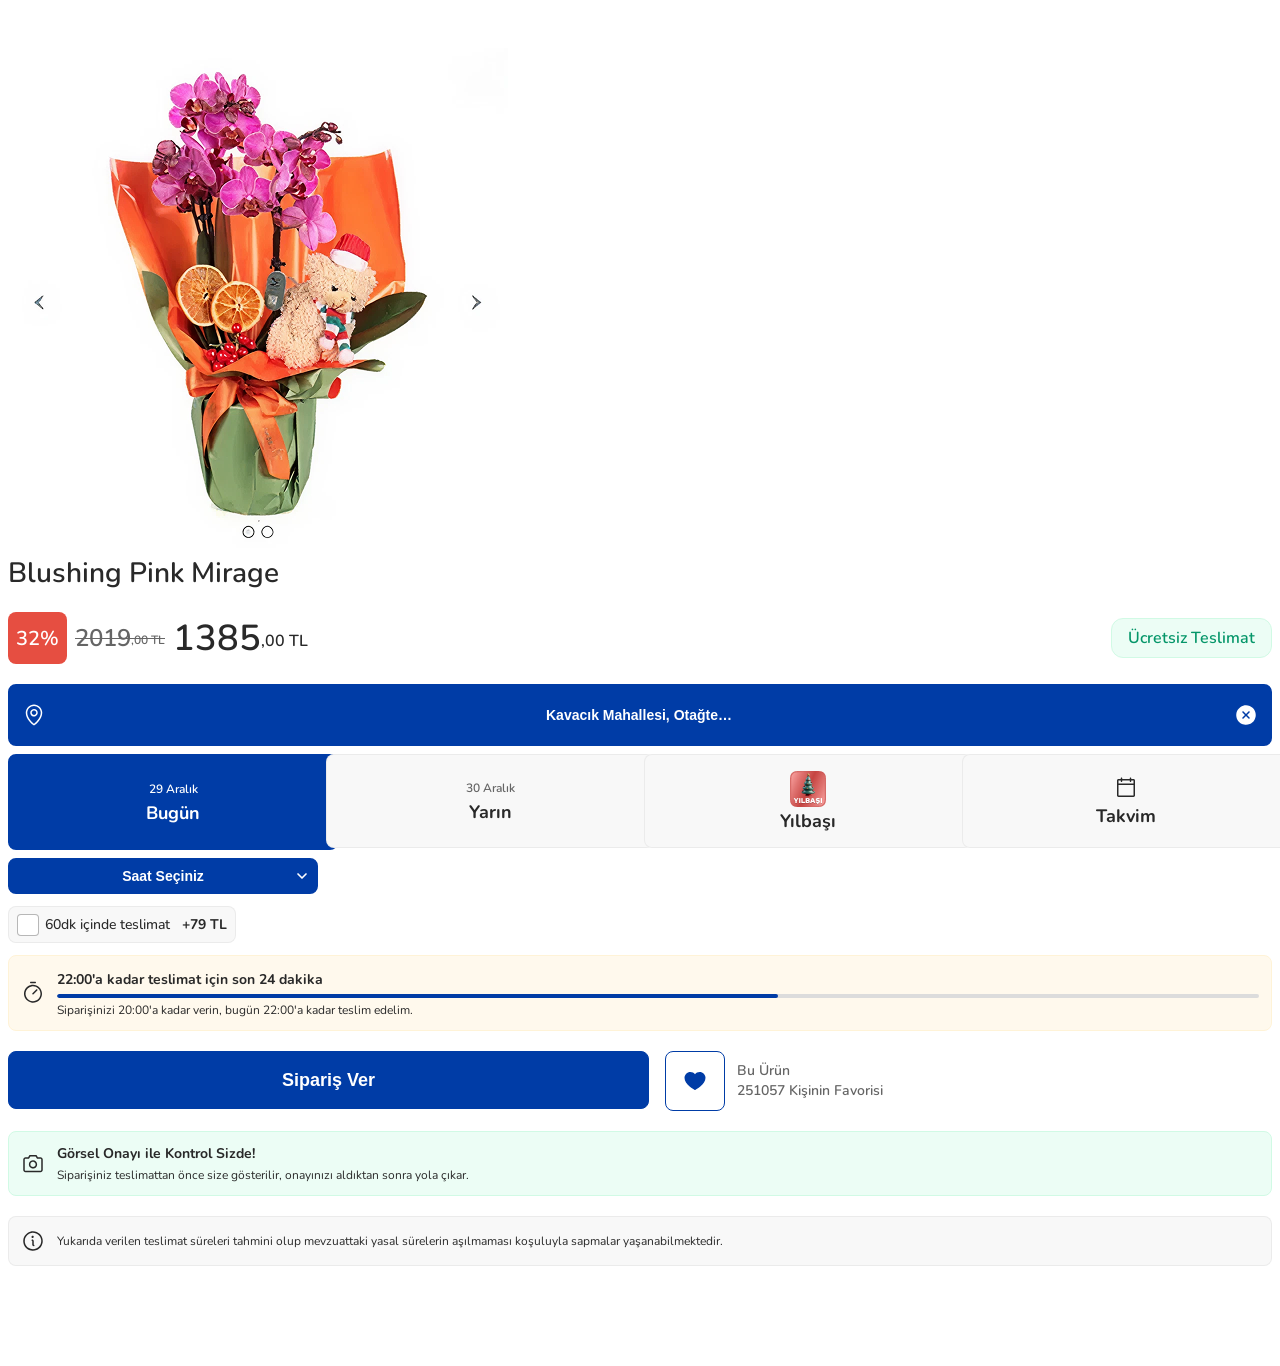
<file: adres-secildi.html>
<!DOCTYPE html>
<html lang="tr">
  <head>
    <meta charset="UTF-8" />
    <meta name="viewport" content="width=device-width, initial-scale=1.0" />
    <meta http-equiv="X-UA-Compatible" content="IE=edge" />
    <title>Adres Seçildi</title>
    <!-- Taze Cicek CSS -->
    <link
      rel="stylesheet"
      href="https://www.tazecicek.com/assets/bundle.css?v=1750"
    />
    <link
      rel="stylesheet"
      href="https://www.tazecicek.com/assets/newmenu/css/style.css?v=1750"
    />
    <!-- Custom CSS -->
    <link rel="stylesheet" href="style.css" />
  </head>

  <body style="margin-top: 48px; margin-bottom: 100px">
    <div class="urunmain">
      <div class="container">
        <div class="tc-product-page">
          <div class="row">
            <div class="col-md-6 col-sm-6">
              <img src="tc-images-product-page/product-img.png" />
              <div class="tc-product-favorite-button-wrapper mobile">
                <div class="tc-product-favorite-button">
                  <img
                    src="tc-images-product-page/tc-favorite-icon-active.svg"
                  />
                </div>
              </div>
            </div>
            <!-- Right Block -->
            <div class="col-md-6 col-sm-6" id="sagblokana">
              <div class="tc-product-details">
                <div class="tc-product-title">
                  <h1>Blushing Pink Mirage</h1>
                </div>
                <!-- Price -->
                <div class="tc-product-price-section">
                  <div class="tc-price">
                    <div class="tc-discount-percentage">32%</div>
                    <div class="tc-product-price-old">
                      2019<span>,00 TL</span>
                    </div>
                    <div class="tc-product-price-new">
                      1385<span>,00 TL</span>
                    </div>
                  </div>
                  <div class="tc-delivery-label">Ücretsiz Teslimat</div>
                </div>
                <div class="tc-product-destination-wrapper">
                  <div class="tc-product-destination-section">
                    <!-- Destination Input Selected -->
                    <div class="tc-product-destination">
                      <img
                        width="24"
                        height="24"
                        src="tc-images-product-page/destination.svg"
                      />
                      <input
                        name="destination"
                        type="text"
                        value="Kavacık Mahallesi, Otağtepe Caddesi, No:34/1B, Beykoz/İstanbul"
                        class="form-control tc-destination-on"
                        placeholder="Mahalleyi, okul, hastane vb. yazın"
                        autocomplete="off"
                      />
                      <input
                        type="image"
                        name="tc-destination-close"
                        class="tc-destination-close"
                        src="tc-images-product-page/tc-close.svg"
                      />
                    </div>

                    <!-- Date Selection -->
                    <div class="tc-dates">
                      <div class="tc-date-wrapper">
                        <div
                          class="tc-date selected"
                          data-bugun="Bugün"
                          data-tarih="19.12.2025"
                          data-haftagun="Friday"
                        >
                          <div class="tc-date-date">29 Aralık</div>
                          <div class="tc-date-day">Bugün</div>
                        </div>

                        <!-- Time Selection Desktop -->
                        <div class="tc-time">
                          <div class="tc-time-dropdown">
                            <select class="tc-time-select" id="tc-time-select">
                              <option value="10:00-13:00" selected>
                                Saat Seçiniz
                              </option>
                              <option value="10:00-13:00">10:00-13:00</option>
                              <option value="13:00-16:00">13:00-16:00</option>
                              <option value="16:00-19:00">16:00-19:00</option>
                              <option value="19:00-22:00">19:00-22:00</option>
                              <option value="09:00-12:00">09:00-12:00</option>
                              <option value="12:00-15:00">12:00-15:00</option>
                              <option value="15:00-18:00">15:00-18:00</option>
                              <option value="18:00-21:00">18:00-21:00</option>
                            </select>
                          </div>
                        </div>
                      </div>
                      <div class="tc-date-wrapper">
                        <div
                          class="tc-date"
                          data-tarih="19.12.2025"
                          data-haftagun="Friday"
                        >
                          <div class="tc-date-date">30 Aralık</div>
                          <div class="tc-date-day">Yarın</div>
                        </div>
                      </div>
                      <div class="tc-date-wrapper">
                        <div
                          class="tc-date custom-date-icon"
                          data-tarih="19.12.2025"
                          data-haftagun="Friday"
                        >
                          <img
                            width="36"
                            height="36"
                            src="tc-images-product-page/tc-yilbasi-icon.png"
                          />
                          <div class="tc-date-day">Yılbaşı</div>
                        </div>
                      </div>
                      <div class="tc-date-wrapper">
                        <div
                          class="tc-date"
                          data-tarih="19.12.2025"
                          data-haftagun="Friday"
                        >
                          <img
                            src="tc-images-product-page/tc-destination-icon.svg"
                          />
                          <div class="tc-date-day">Takvim</div>
                        </div>
                      </div>
                    </div>

                    <!-- Time Selection Mobile -->
                    <div class="tc-time-mobile">
                      <div class="tc-time-mobile-item selected">
                        10:00-13:00
                      </div>
                      <div class="tc-time-mobile-item">13:00-16:00</div>
                      <div class="tc-time-mobile-item">16:00-19:00</div>
                      <div class="tc-time-mobile-item">19:00-22:00</div>
                      <div class="tc-time-mobile-item">09:00-12:00</div>
                      <div class="tc-time-mobile-item">12:00-15:00</div>
                      <div class="tc-time-mobile-item">15:00-18:00</div>
                      <div class="tc-time-mobile-item">18:00-21:00</div>
                    </div>
                  </div>

                  <!-- Fast Delivery Option -->
                  <div class="tc-checkbox tc-fast-delivery-wrapper">
                    <input
                      type="checkbox"
                      id="tc-fast-delivery"
                      name="fast-delivery"
                    />
                    <label for="tc-fast-delivery"
                      >60dk içinde teslimat<span>+79 TL</span></label
                    >
                  </div>

                  <!-- Delivery Time Banner -->
                  <div
                    class="tc-delivery-time-banner"
                    data-remaining-minutes="24"
                  >
                    <img
                      src="tc-images-product-page/tc-clock.svg"
                      class="tc-clock-icon"
                    />
                    <div class="tc-delivery-time-content">
                      <div class="tc-delivery-time-header">
                        <span class="tc-delivery-time-text"
                          >22:00'a kadar teslimat için son 24 dakika</span
                        >
                      </div>
                      <div class="tc-delivery-progress-wrapper">
                        <div class="tc-delivery-progress-bar">
                          <div class="tc-delivery-progress-fill"></div>
                        </div>
                      </div>
                      <div class="tc-delivery-time-subtext">
                        Siparişinizi 20:00'a kadar verin, bugün 22:00'a kadar
                        teslim edelim.
                      </div>
                    </div>
                  </div>
                </div>

                <!-- Call to Actions -->
                <div class="tc-product-action-wrapper">
                  <!-- Buttons Desktop-->
                  <div class="tc-product-button-wrapper">
                    <button class="tc-product-button" type="button">
                      Sipariş Ver
                    </button>
                    <div class="tc-product-favorite-button-wrapper">
                      <div class="tc-product-favorite-button">
                        <img
                          src="tc-images-product-page/tc-favorite-icon-active.svg"
                        />
                        <!-- <img
                          src="tc-images-product-page/tc-favorite-icon.svg"
                        /> -->
                      </div>
                      <span>Bu Ürün<br />251057 Kişinin Favorisi</span>
                    </div>
                  </div>
                </div>

                <!-- Mobile Bottom Bar -->
                <div class="tc-product-mobile-bottom">
                  <div class="tc-price">
                    <div class="tc-discount-percentage">32%</div>
                    <div class="tc-bottom-price-wrapper">
                      <div class="tc-product-price-old">
                        2019<span>,00 TL</span>
                      </div>
                      <div class="tc-product-price-new">
                        1385<span>,00 TL</span>
                      </div>
                      <div class="free-delivery-label-mobile">
                        &amp; Ücretsiz Teslimat
                      </div>
                    </div>
                  </div>
                  <button class="tc-product-button" type="button" disabled>
                    Sipariş Ver
                  </button>
                </div>

                <!-- Visual Confirmation -->
                <div class="tc-visual-confirmation">
                  <img
                    src="tc-images-product-page/tc-camera.svg"
                    class="tc-camera-icon"
                  />
                  <div class="tc-visual-confirmation-content">
                    Görsel Onayı ile Kontrol Sizde!
                    <span
                      >Siparişiniz teslimattan önce size gösterilir, onayınızı
                      aldıktan sonra yola çıkar.</span
                    >
                  </div>
                </div>

                <!-- Info -->
                <div class="tc-product-info-box">
                  <img
                    src="tc-images-product-page/tc-info.svg"
                    class="tc-info-icon"
                  />
                  <div class="tc-product-info-box-content">
                    Yukarıda verilen teslimat süreleri tahmini olup mevzuattaki
                    yasal sürelerin aşılmaması koşuluyla sapmalar
                    yaşanabilmektedir.
                  </div>
                </div>
              </div>
            </div>
          </div>
        </div>
      </div>
    </div>

    <script src="product-detail.js"></script>
  </body>
</html>
</file>
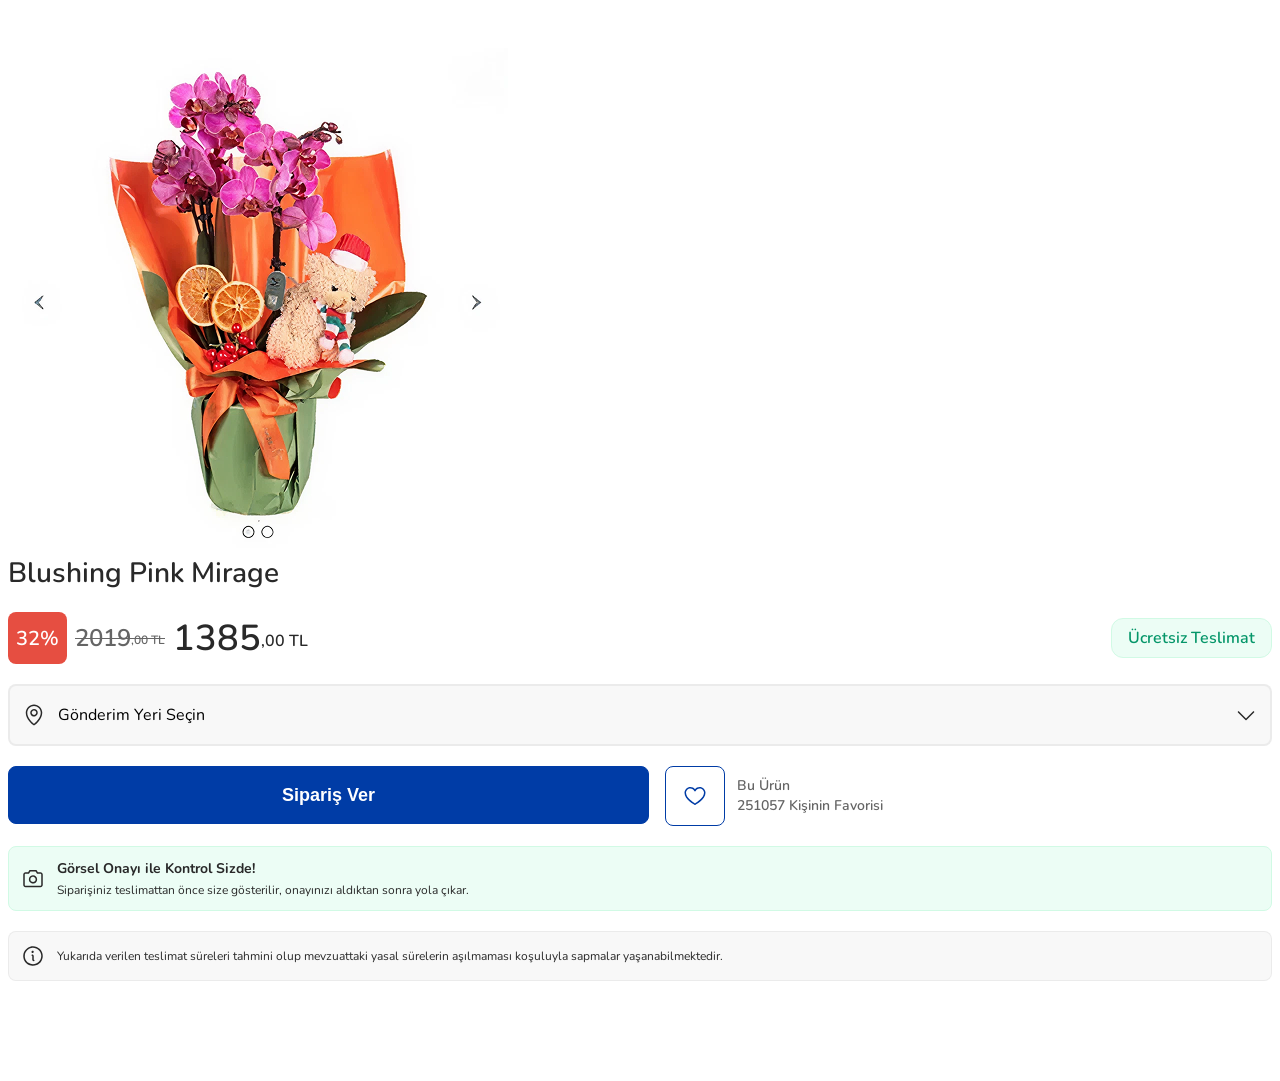
<file: adres-secilmedi.html>
<!DOCTYPE html>
<html lang="tr">
  <head>
    <meta charset="UTF-8" />
    <meta name="viewport" content="width=device-width, initial-scale=1.0" />
    <meta http-equiv="X-UA-Compatible" content="IE=edge" />
    <title>Adres Seçilmedi</title>
    <!-- Taze Cicek CSS -->
    <link
      rel="stylesheet"
      href="https://www.tazecicek.com/assets/bundle.css?v=1750"
    />
    <link
      rel="stylesheet"
      href="https://www.tazecicek.com/assets/newmenu/css/style.css?v=1750"
    />
    <!-- Custom CSS -->
    <link rel="stylesheet" href="style.css" />
  </head>

  <body style="margin-top: 48px; margin-bottom: 100px">
    <div class="urunmain">
      <div class="container">
        <div class="tc-product-page">
          <div class="row">
            <div class="col-md-6 col-sm-6">
              <img src="tc-images-product-page/product-img.png" />
              <div class="tc-product-favorite-button-wrapper mobile">
                <div class="tc-product-favorite-button">
                  <img
                    src="tc-images-product-page/tc-favorite-icon-active.svg"
                  />
                </div>
              </div>
            </div>
            <!-- Right Block -->
            <div class="col-md-6 col-sm-6" id="sagblokana">
              <div class="tc-product-details">
                <div class="tc-product-title">
                  <h1>Blushing Pink Mirage</h1>
                </div>
                <!-- Price -->
                <div class="tc-product-price-section">
                  <div class="tc-price">
                    <div class="tc-discount-percentage">32%</div>
                    <div class="tc-product-price-old">
                      2019<span>,00 TL</span>
                    </div>
                    <div class="tc-product-price-new">
                      1385<span>,00 TL</span>
                    </div>
                  </div>
                  <div class="tc-delivery-label">Ücretsiz Teslimat</div>
                </div>
                <div class="tc-product-destination-wrapper">
                  <div class="tc-product-destination-section">
                    <!-- Destination Default -->
                    <div class="tc-product-destination default">
                      <span>
                        <img
                          width="24"
                          height="24"
                          src="tc-images-product-page/destination-black.svg"
                        />
                        Gönderim Yeri Seçin
                      </span>
                      <img src="tc-images-product-page/tc-caret-down.svg" />
                    </div>

                    <!-- Destination Input Active -->
                    <div class="tc-product-destination active">
                      <img
                        width="24"
                        height="24"
                        src="tc-images-product-page/destination-black.svg"
                      />
                      <input
                        name="destination"
                        type="text"
                        value="Kadıköy"
                        class="form-control tc-destination-off"
                        placeholder="Mahalleyi, okul, hastane vb. yazın"
                        autocomplete="off"
                      />
                      <input
                        type="image"
                        name="tc-destination-close"
                        class="tc-destination-close"
                        src="tc-images-product-page/tc-caret-up.svg"
                      />

                      <div class="tc-product-destination-result">
                        <div class="destination-general-info">
                          Göndereceğiniz adrese en yakın mahalle, okul, hastane,
                          avm gibi noktaları yazabilirsiniz.
                        </div>
                        <div class="tc-destination-result-list">
                          <ul>
                            <li data-value="İSTANBUL-ANADOLU">
                              Altıyol Meydanı, Kadıköy Boğa Heykeli, Söğütlü
                              Çeşme Caddesi, Kadıköy/İstanbul
                            </li>
                            <li data-value="İSTANBUL-ANADOLU">
                              Caferağa, Kadıköy Sahili, Kadıköy/İstanbul
                            </li>
                            <li data-value="İSTANBUL-ANADOLU">
                              Kadıköy, Sahrayı Cedit, Kadıköy/İstanbul
                            </li>
                            <li data-value="İSTANBUL-AVRUPA">
                              Kadıköy Mahallesi, Silivri, İSTANBUL-AVRUPA
                            </li>
                            <li data-value="İSTANBUL-ANADOLU">
                              19 Mayıs Mahallesi, Kadıköy, İSTANBUL-ANADOLU
                            </li>
                            <li data-value="İSTANBUL-ANADOLU">
                              Acıbadem Mahallesi, Kadıköy, İSTANBUL-ANADOLU
                            </li>
                            <li data-value="İSTANBUL-ANADOLU">
                              Altıyol Meydanı, Kadıköy, İSTANBUL-ANADOLU
                            </li>
                            <li data-value="İSTANBUL-ANADOLU">
                              Bostancı Mahallesi, Kadıköy, İSTANBUL-ANADOLU
                            </li>
                            <li data-value="İSTANBUL-ANADOLU">
                              Caddebostan Mahallesi, Kadıköy, İSTANBUL-ANADOLU
                            </li>
                          </ul>
                        </div>
                      </div>
                    </div>
                  </div>
                </div>

                <!-- Call to Actions -->
                <div class="tc-product-action-wrapper">
                  <!-- Buttons Desktop-->
                  <div class="tc-product-button-wrapper">
                    <button class="tc-product-button" type="button">
                      Sipariş Ver
                    </button>
                    <div class="tc-product-favorite-button-wrapper">
                      <div class="tc-product-favorite-button">
                        <img
                          src="tc-images-product-page/tc-favorite-icon.svg"
                        />
                        <!-- <img
                          src="tc-images-product-page/tc-favorite-icon-active.svg"
                        /> -->
                      </div>
                      <span>Bu Ürün<br />251057 Kişinin Favorisi</span>
                    </div>
                  </div>
                </div>

                <!-- Mobile Bottom Bar -->
                <div class="tc-product-mobile-bottom">
                  <div class="tc-price">
                    <div class="tc-discount-percentage">32%</div>
                    <div class="tc-bottom-price-wrapper">
                      <div class="tc-product-price-old">
                        2019<span>,00 TL</span>
                      </div>
                      <div class="tc-product-price-new">
                        1385<span>,00 TL</span>
                      </div>
                      <div class="free-delivery-label-mobile">
                        &amp; Ücretsiz Teslimat
                      </div>
                    </div>
                  </div>
                  <button class="tc-product-button" type="button">
                    Sipariş Ver
                  </button>
                </div>

                <!-- Visual Confirmation -->
                <div class="tc-visual-confirmation">
                  <img
                    src="tc-images-product-page/tc-camera.svg"
                    class="tc-camera-icon"
                  />
                  <div class="tc-visual-confirmation-content">
                    Görsel Onayı ile Kontrol Sizde!
                    <span
                      >Siparişiniz teslimattan önce size gösterilir, onayınızı
                      aldıktan sonra yola çıkar.</span
                    >
                  </div>
                </div>

                <!-- Info -->
                <div class="tc-product-info-box">
                  <img
                    src="tc-images-product-page/tc-info.svg"
                    class="tc-info-icon"
                  />
                  <div class="tc-product-info-box-content">
                    Yukarıda verilen teslimat süreleri tahmini olup mevzuattaki
                    yasal sürelerin aşılmaması koşuluyla sapmalar
                    yaşanabilmektedir.
                  </div>
                </div>
              </div>
            </div>
          </div>
        </div>
      </div>
    </div>

    <script src="product-detail.js"></script>
  </body>
</html>
</file>
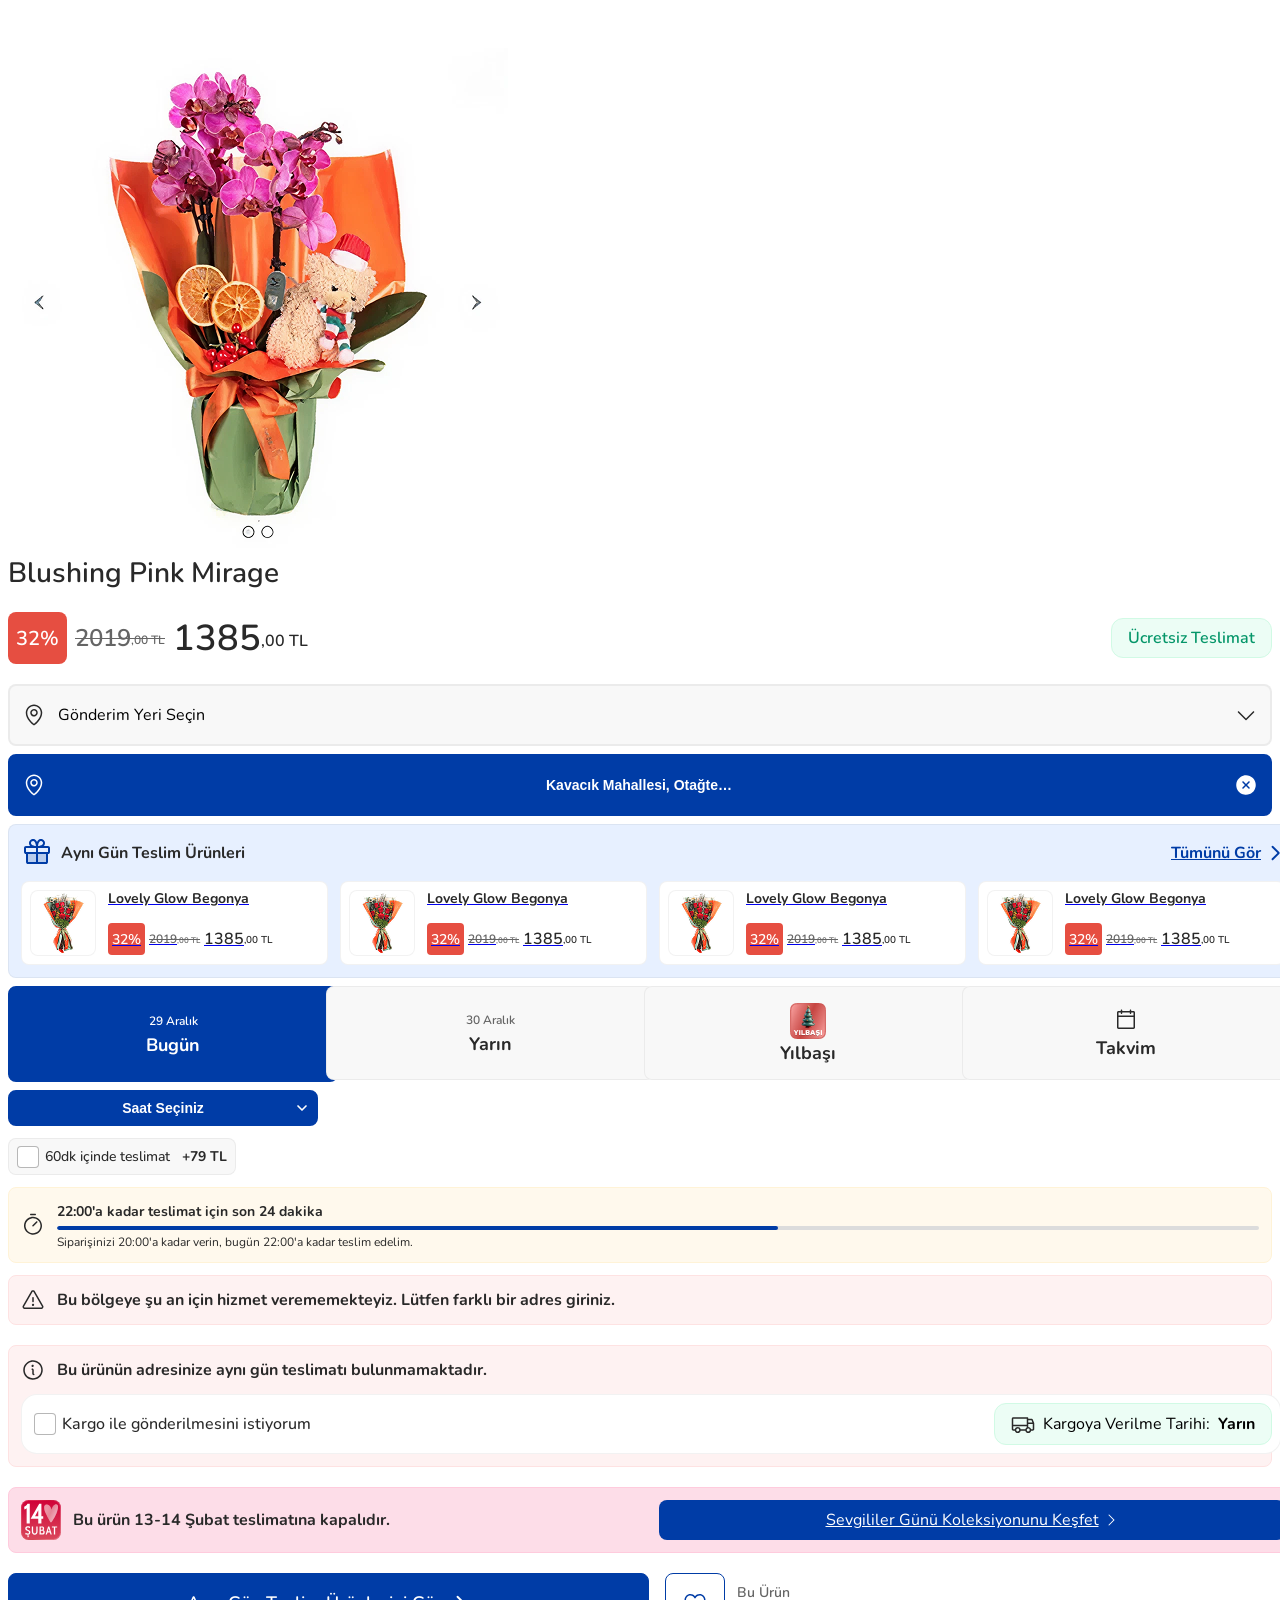
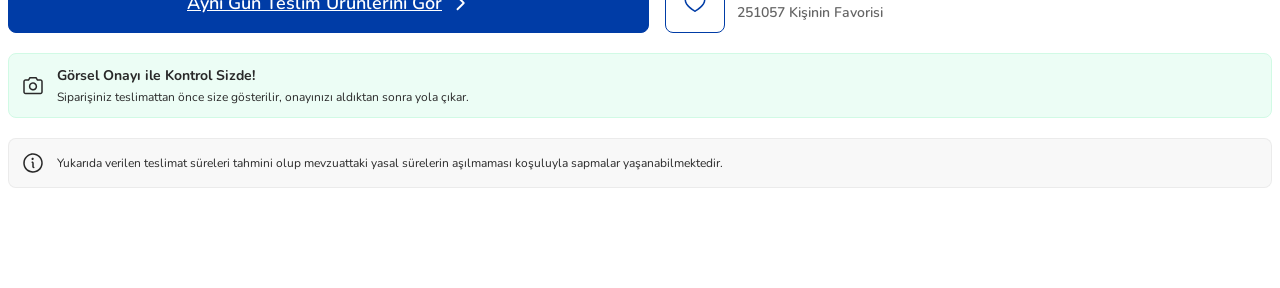
<file: all.html>
<!doctype html>
<html lang="tr">
  <head>
    <meta charset="UTF-8" />
    <meta name="viewport" content="width=device-width, initial-scale=1.0" />
    <meta http-equiv="X-UA-Compatible" content="IE=edge" />
    <title>Ürün Detay Sayfaları</title>
    <!-- Taze Cicek CSS -->
    <link
      rel="stylesheet"
      href="https://www.tazecicek.com/assets/bundle.css?v=1750"
    />
    <link
      rel="stylesheet"
      href="https://www.tazecicek.com/assets/newmenu/css/style.css?v=1750"
    />
    <!-- Custom CSS -->
    <link rel="stylesheet" href="style.css" />
  </head>

  <body style="margin-top: 48px; margin-bottom: 100px">
    <div class="urunmain">
      <div class="container">
        <div class="tc-product-page">
          <div class="row">
            <div class="col-md-6 col-sm-6">
              <img src="tc-images-product-page/product-img.png" />
              <div class="tc-product-favorite-button-wrapper mobile">
                <div class="tc-product-favorite-button">
                  <img
                    src="tc-images-product-page/tc-favorite-icon-active.svg"
                  />
                </div>
              </div>
            </div>
            <!-- Right Block -->
            <div class="col-md-6 col-sm-6" id="sagblokana">
              <div class="tc-product-details">
                <div class="tc-product-title">
                  <h1>Blushing Pink Mirage</h1>
                </div>
                <!-- Price -->
                <div class="tc-product-price-section">
                  <div class="tc-price">
                    <div class="tc-discount-percentage">32%</div>
                    <div class="tc-product-price-old">
                      2019<span>,00 TL</span>
                    </div>
                    <div class="tc-product-price-new">
                      1385<span>,00 TL</span>
                    </div>
                  </div>
                  <div class="tc-delivery-label">Ücretsiz Teslimat</div>
                </div>
                <div class="tc-product-destination-wrapper">
                  <div class="tc-product-destination-section">
                    <!-- Destination Default -->
                    <div class="tc-product-destination default">
                      <span>
                        <img
                          width="24"
                          height="24"
                          src="tc-images-product-page/destination-black.svg"
                        />
                        Gönderim Yeri Seçin
                      </span>
                      <img src="tc-images-product-page/tc-caret-down.svg" />
                    </div>

                    <!-- Destination Input Active -->
                    <div class="tc-product-destination active">
                      <img
                        width="24"
                        height="24"
                        src="tc-images-product-page/destination-black.svg"
                      />
                      <input
                        name="destination"
                        type="text"
                        value="Kadıköy"
                        class="form-control tc-destination-off"
                        placeholder="Mahalleyi, okul, hastane vb. yazın"
                        autocomplete="off"
                      />
                      <input
                        type="image"
                        name="tc-destination-close"
                        class="tc-destination-close"
                        src="tc-images-product-page/tc-caret-up.svg"
                      />

                      <div class="tc-product-destination-result">
                        <div class="destination-general-info">
                          Göndereceğiniz adrese en yakın mahalle, okul, hastane,
                          avm gibi noktaları yazabilirsiniz.
                        </div>
                        <div class="tc-destination-result-list">
                          <ul>
                            <li data-value="İSTANBUL-ANADOLU">
                              Altıyol Meydanı, Kadıköy Boğa Heykeli, Söğütlü
                              Çeşme Caddesi, Kadıköy/İstanbul
                            </li>
                            <li data-value="İSTANBUL-ANADOLU">
                              Caferağa, Kadıköy Sahili, Kadıköy/İstanbul
                            </li>
                            <li data-value="İSTANBUL-ANADOLU">
                              Kadıköy, Sahrayı Cedit, Kadıköy/İstanbul
                            </li>
                            <li data-value="İSTANBUL-AVRUPA">
                              Kadıköy Mahallesi, Silivri, İSTANBUL-AVRUPA
                            </li>
                            <li data-value="İSTANBUL-ANADOLU">
                              19 Mayıs Mahallesi, Kadıköy, İSTANBUL-ANADOLU
                            </li>
                            <li data-value="İSTANBUL-ANADOLU">
                              Acıbadem Mahallesi, Kadıköy, İSTANBUL-ANADOLU
                            </li>
                            <li data-value="İSTANBUL-ANADOLU">
                              Altıyol Meydanı, Kadıköy, İSTANBUL-ANADOLU
                            </li>
                            <li data-value="İSTANBUL-ANADOLU">
                              Bostancı Mahallesi, Kadıköy, İSTANBUL-ANADOLU
                            </li>
                            <li data-value="İSTANBUL-ANADOLU">
                              Caddebostan Mahallesi, Kadıköy, İSTANBUL-ANADOLU
                            </li>
                          </ul>
                        </div>
                      </div>
                    </div>

                    <!-- Destination Input Selected -->
                    <div class="tc-product-destination">
                      <img
                        width="24"
                        height="24"
                        src="tc-images-product-page/destination.svg"
                      />
                      <input
                        name="destination"
                        type="text"
                        value="Kavacık Mahallesi, Otağtepe Caddesi, No:34/1B, Beykoz/İstanbul"
                        class="form-control tc-destination-on"
                        placeholder="Mahalleyi, okul, hastane vb. yazın"
                        autocomplete="off"
                      />
                      <input
                        type="image"
                        name="tc-destination-close"
                        class="tc-destination-close"
                        src="tc-images-product-page/tc-close.svg"
                      />
                    </div>

                    <!-- Same-Day Delivery Products -->
                    <div class="tc-same-day-delivery-products">
                      <div class="tc-title">
                        <div class="tc-title-left">
                          <img
                            width="32"
                            height="32"
                            src="tc-images-product-page/tc-gift.svg"
                          />
                          Aynı Gün Teslim Ürünleri
                        </div>
                        <a href="#" class="tc-title-right"
                          >Tümünü Gör<img
                            width="20"
                            height="20"
                            src="tc-images-product-page/tc-caret-right-blue.svg"
                        /></a>
                      </div>
                      <div class="tc-same-day-products-wrapper">
                        <!-- Same-Day Product -->
                        <a href="#" class="tc-same-day-product-item">
                          <img src="tc-images-product-page/demo-product.png" />
                          <div class="tc-same-day-product-details">
                            <div class="tc-product-name">
                              Lovely Glow Begonya
                            </div>
                            <div class="tc-price">
                              <div class="tc-discount-percentage">32%</div>
                              <div class="tc-product-price-old">
                                2019<span>,00 TL</span>
                              </div>
                              <div class="tc-product-price-new">
                                1385<span>,00 TL</span>
                              </div>
                            </div>
                          </div>
                        </a>
                        <!-- Same-Day Product -->
                        <a href="#" class="tc-same-day-product-item">
                          <img src="tc-images-product-page/demo-product.png" />
                          <div class="tc-same-day-product-details">
                            <div class="tc-product-name">
                              Lovely Glow Begonya
                            </div>
                            <div class="tc-price">
                              <div class="tc-discount-percentage">32%</div>
                              <div class="tc-product-price-old">
                                2019<span>,00 TL</span>
                              </div>
                              <div class="tc-product-price-new">
                                1385<span>,00 TL</span>
                              </div>
                            </div>
                          </div>
                        </a>
                        <!-- Same-Day Product -->
                        <a href="#" class="tc-same-day-product-item">
                          <img src="tc-images-product-page/demo-product.png" />
                          <div class="tc-same-day-product-details">
                            <div class="tc-product-name">
                              Lovely Glow Begonya
                            </div>
                            <div class="tc-price">
                              <div class="tc-discount-percentage">32%</div>
                              <div class="tc-product-price-old">
                                2019<span>,00 TL</span>
                              </div>
                              <div class="tc-product-price-new">
                                1385<span>,00 TL</span>
                              </div>
                            </div>
                          </div>
                        </a>
                        <!-- Same-Day Product -->
                        <a href="#" class="tc-same-day-product-item">
                          <img src="tc-images-product-page/demo-product.png" />
                          <div class="tc-same-day-product-details">
                            <div class="tc-product-name">
                              Lovely Glow Begonya
                            </div>
                            <div class="tc-price">
                              <div class="tc-discount-percentage">32%</div>
                              <div class="tc-product-price-old">
                                2019<span>,00 TL</span>
                              </div>
                              <div class="tc-product-price-new">
                                1385<span>,00 TL</span>
                              </div>
                            </div>
                          </div>
                        </a>
                      </div>
                    </div>

                    <!-- Date Selection -->
                    <div class="tc-dates">
                      <div class="tc-date-wrapper">
                        <div
                          class="tc-date selected"
                          data-bugun="Bugün"
                          data-tarih="19.12.2025"
                          data-haftagun="Friday"
                        >
                          <div class="tc-date-date">29 Aralık</div>
                          <div class="tc-date-day">Bugün</div>
                        </div>

                        <!-- Time Selection Desktop -->
                        <div class="tc-time">
                          <div class="tc-time-dropdown">
                            <select class="tc-time-select" id="tc-time-select">
                              <option value="10:00-13:00" selected>
                                Saat Seçiniz
                              </option>
                              <option value="10:00-13:00">10:00-13:00</option>
                              <option value="13:00-16:00">13:00-16:00</option>
                              <option value="16:00-19:00">16:00-19:00</option>
                              <option value="19:00-22:00">19:00-22:00</option>
                              <option value="09:00-12:00">09:00-12:00</option>
                              <option value="12:00-15:00">12:00-15:00</option>
                              <option value="15:00-18:00">15:00-18:00</option>
                              <option value="18:00-21:00">18:00-21:00</option>
                            </select>
                          </div>
                        </div>
                      </div>
                      <div class="tc-date-wrapper">
                        <div
                          class="tc-date"
                          data-tarih="19.12.2025"
                          data-haftagun="Friday"
                        >
                          <div class="tc-date-date">30 Aralık</div>
                          <div class="tc-date-day">Yarın</div>
                        </div>
                      </div>
                      <div class="tc-date-wrapper">
                        <div
                          class="tc-date custom-date-icon"
                          data-tarih="19.12.2025"
                          data-haftagun="Friday"
                        >
                          <img
                            width="36"
                            height="36"
                            src="tc-images-product-page/tc-yilbasi-icon.png"
                          />
                          <div class="tc-date-day">Yılbaşı</div>
                        </div>
                      </div>
                      <div class="tc-date-wrapper">
                        <div
                          class="tc-date"
                          data-tarih="19.12.2025"
                          data-haftagun="Friday"
                        >
                          <img
                            src="tc-images-product-page/tc-destination-icon.svg"
                          />
                          <div class="tc-date-day">Takvim</div>
                        </div>
                      </div>
                    </div>

                    <!-- Time Selection Mobile -->
                    <div class="tc-time-mobile">
                      <div class="tc-time-mobile-item selected">
                        10:00-13:00
                      </div>
                      <div class="tc-time-mobile-item">13:00-16:00</div>
                      <div class="tc-time-mobile-item">16:00-19:00</div>
                      <div class="tc-time-mobile-item">19:00-22:00</div>
                      <div class="tc-time-mobile-item">09:00-12:00</div>
                      <div class="tc-time-mobile-item">12:00-15:00</div>
                      <div class="tc-time-mobile-item">15:00-18:00</div>
                      <div class="tc-time-mobile-item">18:00-21:00</div>
                    </div>
                  </div>

                  <!-- Fast Delivery Option -->
                  <div class="tc-checkbox tc-fast-delivery-wrapper">
                    <input
                      type="checkbox"
                      id="tc-fast-delivery"
                      name="fast-delivery"
                    />
                    <label for="tc-fast-delivery"
                      >60dk içinde teslimat<span>+79 TL</span></label
                    >
                  </div>

                  <!-- Delivery Time Banner -->
                  <div
                    class="tc-delivery-time-banner"
                    data-remaining-minutes="24"
                  >
                    <img
                      src="tc-images-product-page/tc-clock.svg"
                      class="tc-clock-icon"
                    />
                    <div class="tc-delivery-time-content">
                      <div class="tc-delivery-time-header">
                        <span class="tc-delivery-time-text"
                          >22:00'a kadar teslimat için son 24 dakika</span
                        >
                      </div>
                      <div class="tc-delivery-progress-wrapper">
                        <div class="tc-delivery-progress-bar">
                          <div class="tc-delivery-progress-fill"></div>
                        </div>
                      </div>
                      <div class="tc-delivery-time-subtext">
                        Siparişinizi 20:00'a kadar verin, bugün 22:00'a kadar
                        teslim edelim.
                      </div>
                    </div>
                  </div>

                  <!-- No Delivery -->
                  <div class="tc-no-delivery">
                    <img
                      src="tc-images-product-page/tc-warning.svg"
                      class="tc-warning-icon"
                    />
                    <div class="tc-no-delivery-content">
                      Bu bölgeye şu an için hizmet verememekteyiz. Lütfen farklı
                      bir adres giriniz.
                    </div>
                  </div>
                </div>
                <!-- No Same-Day Delivery -->
                <div class="tc-no-same-day-delivery">
                  <div class="tc-no-same-day-delivery-content">
                    <img
                      src="tc-images-product-page/tc-info.svg"
                      class="tc-info-icon"
                    />
                    Bu ürünün adresinize aynı gün teslimatı bulunmamaktadır.
                  </div>

                  <div class="tc-checkbox tc-shipment-request-wrapper">
                    <input
                      type="checkbox"
                      id="tc-shipment-request"
                      name="fast-delivery"
                    />
                    <label for="tc-shipment-request">
                      Kargo ile gönderilmesini istiyorum
                    </label>
                    <div class="tc-shipment-delivery-label">
                      <img
                        src="tc-images-product-page/tc-truck.svg"
                        class="tc-track-icon"
                      />
                      Kargoya Verilme Tarihi:<span>Yarın</span>
                    </div>
                  </div>
                </div>

                <!-- Sevgililer Günü - Teslimata Kapalı -->
                <div
                  class="tc-no-delivery-14-subat"
                  style="
                    font-family: &quot;Nunito&quot;, sans-serif;
                    border-radius: 8px;
                    border: 1px solid #ffcbdd;
                    background: #fddde8;
                    width: 100%;
                    gap: 12px;
                    padding: 12px;
                    display: grid;
                    grid-template-columns: repeat(auto-fit, minmax(300px, 1fr));
                    align-items: center;
                  "
                >
                  <div
                    class="tc-no-delivery-14-subat-lef"
                    style="
                      display: flex;
                      align-items: center;
                      gap: 12px;
                      color: #292929;
                      font-size: 16px;
                      font-style: normal;
                      font-weight: 700 !important;
                      line-height: normal;
                    "
                  >
                    <svg
                      xmlns="http://www.w3.org/2000/svg"
                      width="40"
                      height="40"
                      viewBox="0 0 40 40"
                      fill="none"
                    >
                      <rect
                        width="40"
                        height="40"
                        rx="7.6"
                        fill="url(#paint0_linear_1520_6999)"
                      />
                      <rect
                        x="0.5"
                        y="0.5"
                        width="39"
                        height="39"
                        rx="7.1"
                        stroke="url(#paint1_linear_1520_6999)"
                        stroke-opacity="0.24"
                      />
                      <path
                        d="M22.2087 16.1811V18.7799H20.4009V23.4125H17.2654V18.7799H9.66675L18.2258 3.63916H20.4009V16.1811H22.2087ZM17.2654 16.1811V10.1926L14.0451 16.1811H17.2654Z"
                        fill="white"
                      />
                      <path
                        d="M5.64669 8.30003C4.96874 8.92148 4.22489 9.3452 3.41512 9.57118L3.16089 6.71816C3.82 6.51101 4.46028 6.11554 5.08173 5.53176C5.72201 4.94797 6.18339 4.31711 6.46587 3.63916H8.78218V23.4125H5.64669V8.30003Z"
                        fill="white"
                      />
                      <path
                        d="M32.866 27.5798H30.8979V26.3989H36.1307V27.5798H34.1626V34.5027H32.866V27.5798Z"
                        fill="white"
                      />
                      <path
                        d="M28.9042 32.4767H26.5309L25.9405 34.5027H24.6323L27.0982 26.3989H28.3253L30.8028 34.5027H29.4946L28.9042 32.4767ZM28.5684 31.2843L27.7233 28.3554L26.8666 31.2843H28.5684Z"
                        fill="white"
                      />
                      <path
                        d="M22.3894 30.1267C23.2769 30.4662 23.7207 31.157 23.7207 32.1989C23.7207 32.9167 23.5123 33.4801 23.0955 33.8891C22.6865 34.2982 22.1231 34.5027 21.4053 34.5027H18.5227V26.3989H21.0233C21.7025 26.3989 22.2157 26.5649 22.563 26.8967C22.918 27.2286 23.0955 27.7187 23.0955 28.367C23.0955 28.7683 23.0338 29.1195 22.9103 29.4205C22.7945 29.7215 22.6209 29.9569 22.3894 30.1267ZM19.8077 29.6636H20.8033C21.1584 29.6636 21.413 29.5864 21.5674 29.432C21.7218 29.27 21.7989 28.9998 21.7989 28.6217C21.7989 28.2435 21.7218 27.9772 21.5674 27.8229C21.413 27.6608 21.1584 27.5798 20.8033 27.5798H19.8077V29.6636ZM21.2085 33.3218C21.9803 33.3218 22.3662 32.9128 22.3662 32.0947C22.3662 31.6394 22.2659 31.3152 22.0652 31.1223C21.8645 30.9293 21.579 30.8328 21.2085 30.8328H19.8077V33.3218H21.2085Z"
                        fill="white"
                      />
                      <path
                        d="M13.7051 34.6648C12.7404 34.6648 12.0188 34.3715 11.5403 33.7849C11.0618 33.1984 10.8225 32.3841 10.8225 31.3422V26.3989H12.1075V30.9949C12.1075 31.7744 12.2194 32.3725 12.4433 32.7893C12.6671 33.1984 13.0877 33.4029 13.7051 33.4029C14.338 33.4029 14.7625 33.1984 14.9786 32.7893C15.2024 32.3725 15.3143 31.7744 15.3143 30.9949V26.3989H16.5993V31.3422C16.5993 32.3918 16.3562 33.2099 15.87 33.7965C15.3915 34.3753 14.6699 34.6648 13.7051 34.6648Z"
                        fill="white"
                      />
                      <path
                        d="M9.37636 32.3609C9.37636 32.9784 9.18341 33.4877 8.79752 33.8891C8.41934 34.2827 7.88681 34.5297 7.19992 34.63L7.03785 35.1509C7.33113 35.1587 7.5588 35.2474 7.72088 35.4172C7.89067 35.587 7.97557 35.8185 7.97557 36.1118C7.97557 36.4591 7.86366 36.7292 7.63984 36.9222C7.41602 37.1151 7.13046 37.2116 6.78316 37.2116C6.48988 37.2116 6.21975 37.1614 5.97278 37.0611L6.16959 36.4591C6.36254 36.544 6.55934 36.5865 6.76 36.5865C6.9298 36.5865 7.061 36.5479 7.15362 36.4707C7.25395 36.3935 7.30411 36.2816 7.30411 36.135C7.30411 35.9883 7.26167 35.8764 7.17677 35.7992C7.09187 35.7221 6.96839 35.6835 6.80631 35.6835C6.68283 35.6835 6.53233 35.7105 6.35482 35.7645L6.62108 34.6647H6.58635C6.18502 34.6647 5.77598 34.6184 5.35921 34.5258C4.95017 34.4409 4.59901 34.3251 4.30573 34.1785L4.47938 32.7545C5.22801 33.1867 5.96507 33.4028 6.69054 33.4028C7.09959 33.4028 7.41602 33.3218 7.63984 33.1597C7.87138 32.9899 7.98714 32.7468 7.98714 32.4304C7.98714 32.0985 7.86366 31.8245 7.61669 31.6084C7.37743 31.3923 6.94523 31.1454 6.32009 30.8675C5.8493 30.6591 5.46726 30.4508 5.17399 30.2424C4.88842 30.034 4.66461 29.7909 4.50253 29.513C4.34817 29.2352 4.271 28.8956 4.271 28.4943C4.271 28.0544 4.37905 27.6646 4.59515 27.325C4.81896 26.9777 5.13154 26.7115 5.53287 26.5262C5.94191 26.3333 6.42042 26.2368 6.96839 26.2368C7.68615 26.2368 8.38075 26.3912 9.05221 26.6999L8.91329 28.0659C8.54283 27.873 8.19167 27.7302 7.8598 27.6376C7.53565 27.545 7.20764 27.4987 6.87577 27.4987C6.48988 27.4987 6.18888 27.5759 5.97278 27.7302C5.7644 27.8846 5.66021 28.1161 5.66021 28.4248C5.66021 28.6564 5.72195 28.8493 5.84544 29.0037C5.97664 29.158 6.14644 29.2931 6.35482 29.4089C6.5632 29.5246 6.90279 29.6944 7.37357 29.9182C8.06818 30.2501 8.5737 30.6013 8.89013 30.9717C9.21428 31.3345 9.37636 31.7975 9.37636 32.3609Z"
                        fill="white"
                      />
                      <g opacity="0.6">
                        <path
                          d="M36.9389 7.87519C37.051 6.8804 37.059 5.77186 36.5618 5.03829C35.9097 4.07649 34.6753 4.19656 33.7295 4.74808C32.1675 5.65871 30.9495 7.56718 30.5704 9.69834C30.0742 8.03634 29.3197 6.45833 28.1784 5.47063C27.0371 4.48293 25.4594 4.18193 24.1813 5.03451C23.8477 5.25702 23.5316 5.56567 23.3509 5.99006C23.1994 6.34653 23.1547 6.75546 23.1407 7.15272C23.0559 9.56504 23.9754 11.7638 24.9325 13.7719C26.0236 16.0622 27.1994 18.2813 28.4514 20.4252C28.8895 21.1758 29.3326 22.5227 30.1399 22.2691C30.3078 22.2165 30.4556 22.0742 30.5852 21.9285C30.7105 21.7878 30.8492 21.6861 30.968 21.53C31.2222 21.1968 31.411 20.7955 31.621 20.4192C32.2876 19.2253 33.0882 18.159 33.7699 16.9753C34.4358 15.8184 35.0411 14.6027 35.5472 13.3249C36.051 12.0528 36.4549 10.7187 36.7167 9.34381C36.809 8.85843 36.8837 8.36805 36.9389 7.87573L36.9389 7.87519Z"
                          fill="white"
                        />
                        <path
                          d="M36.9389 7.87519C37.051 6.8804 37.059 5.77186 36.5618 5.03829C35.9097 4.07649 34.6753 4.19656 33.7295 4.74808C32.1675 5.65871 30.9495 7.56718 30.5704 9.69834C30.0742 8.03634 29.3197 6.45833 28.1784 5.47063C27.0371 4.48293 25.4594 4.18193 24.1813 5.03451C23.8477 5.25702 23.5316 5.56567 23.3509 5.99006C23.1994 6.34653 23.1547 6.75546 23.1407 7.15272C23.0559 9.56504 23.9754 11.7638 24.9325 13.7719C26.0236 16.0622 27.1994 18.2813 28.4514 20.4252C28.8895 21.1758 29.3326 22.5227 30.1399 22.2691C30.3078 22.2165 30.4556 22.0742 30.5852 21.9285C30.7105 21.7878 30.8492 21.6861 30.968 21.53C31.2222 21.1968 31.411 20.7955 31.621 20.4192C32.2876 19.2253 33.0882 18.159 33.7699 16.9753C34.4358 15.8184 35.0411 14.6027 35.5472 13.3249C36.051 12.0528 36.4549 10.7187 36.7167 9.34381C36.809 8.85843 36.8837 8.36805 36.9389 7.87573L36.9389 7.87519Z"
                          fill="url(#paint2_linear_1520_6999)"
                          fill-opacity="0.24"
                        />
                      </g>
                      <defs>
                        <linearGradient
                          id="paint0_linear_1520_6999"
                          x1="20"
                          y1="0"
                          x2="20"
                          y2="40"
                          gradientUnits="userSpaceOnUse"
                        >
                          <stop stop-color="#D00037" />
                          <stop offset="1" stop-color="#DA485B" />
                        </linearGradient>
                        <linearGradient
                          id="paint1_linear_1520_6999"
                          x1="0"
                          y1="0"
                          x2="48.2583"
                          y2="21.2123"
                          gradientUnits="userSpaceOnUse"
                        >
                          <stop offset="0.25" stop-color="#FFA2A0" />
                          <stop offset="0.5" stop-color="#C54441" />
                          <stop offset="0.75" stop-color="#FFF7F7" />
                        </linearGradient>
                        <linearGradient
                          id="paint2_linear_1520_6999"
                          x1="23.5264"
                          y1="3.16577"
                          x2="40.7807"
                          y2="10.8306"
                          gradientUnits="userSpaceOnUse"
                        >
                          <stop offset="0.25" stop-color="#FFA2A0" />
                          <stop offset="0.5" stop-color="#C54441" />
                          <stop offset="0.75" stop-color="#FFF7F7" />
                        </linearGradient>
                      </defs>
                    </svg>
                    Bu ürün 13-14 Şubat teslimatına kapalıdır.
                  </div>
                  <a
                    href="#"
                    style="
                      border-radius: 8px;
                      background: #003ca6;
                      color: white;
                      display: flex;
                      height: 40px;
                      padding: 0 8px;
                      gap: 4px;
                      justify-content: center;
                      align-items: center;
                    "
                  >
                    Sevgililer Günü Koleksiyonunu Keşfet
                    <span style="display: flex">
                      <svg
                        xmlns="http://www.w3.org/2000/svg"
                        width="16"
                        height="16"
                        viewBox="0 0 16 16"
                        fill="none"
                      >
                        <path
                          d="M11.3538 8.35378L6.35378 13.3538C6.30733 13.4002 6.25218 13.4371 6.19148 13.4622C6.13079 13.4874 6.06573 13.5003 6.00003 13.5003C5.93434 13.5003 5.86928 13.4874 5.80859 13.4622C5.74789 13.4371 5.69274 13.4002 5.64628 13.3538C5.59983 13.3073 5.56298 13.2522 5.53784 13.1915C5.5127 13.1308 5.49976 13.0657 5.49976 13C5.49976 12.9343 5.5127 12.8693 5.53784 12.8086C5.56298 12.7479 5.59983 12.6927 5.64628 12.6463L10.2932 8.00003L5.64628 3.35378C5.55246 3.25996 5.49976 3.13272 5.49976 3.00003C5.49976 2.86735 5.55246 2.7401 5.64628 2.64628C5.7401 2.55246 5.86735 2.49976 6.00003 2.49976C6.13272 2.49976 6.25996 2.55246 6.35378 2.64628L11.3538 7.64628C11.4003 7.69272 11.4372 7.74786 11.4623 7.80856C11.4875 7.86926 11.5004 7.93433 11.5004 8.00003C11.5004 8.06574 11.4875 8.1308 11.4623 8.1915C11.4372 8.2522 11.4003 8.30735 11.3538 8.35378Z"
                          fill="white"
                        />
                      </svg>
                    </span>
                  </a>
                </div>

                <!-- Call to Actions -->
                <div class="tc-product-action-wrapper">
                  <!-- Buttons Desktop-->
                  <div class="tc-product-button-wrapper">
                    <button class="tc-product-button" type="button" disabled>
                      Sipariş Ver
                    </button>
                    <a
                      href="#"
                      class="tc-product-button tc-btn-same-day-delivery-products"
                    >
                      Aynı Gün Teslim Ürünlerini Gör<span
                        class="tc-caret-right"
                      ></span>
                    </a>
                    <div class="tc-product-favorite-button-wrapper">
                      <div class="tc-product-favorite-button">
                        <img
                          src="tc-images-product-page/tc-favorite-icon.svg"
                        />
                        <!-- <img
                          src="tc-images-product-page/tc-favorite-icon-active.svg"
                        /> -->
                      </div>
                      <span>Bu Ürün<br />251057 Kişinin Favorisi</span>
                    </div>
                  </div>
                </div>

                <!-- Mobile Bottom Bar -->
                <div class="tc-product-mobile-bottom">
                  <div class="tc-price">
                    <div class="tc-discount-percentage">32%</div>
                    <div class="tc-bottom-price-wrapper">
                      <div class="tc-product-price-old">
                        2019<span>,00 TL</span>
                      </div>
                      <div class="tc-product-price-new">
                        1385<span>,00 TL</span>
                      </div>
                      <div class="free-delivery-label-mobile">
                        &amp; Ücretsiz Teslimat
                      </div>
                    </div>
                  </div>
                  <button class="tc-product-button" type="button" disabled>
                    Sipariş Ver
                  </button>
                  <a
                    href="#"
                    class="tc-product-button tc-btn-same-day-delivery-products"
                  >
                    Aynı Gün Teslim Ürünleri<span class="tc-caret-right"></span>
                  </a>
                </div>

                <!-- Visual Confirmation -->
                <div class="tc-visual-confirmation">
                  <img
                    src="tc-images-product-page/tc-camera.svg"
                    class="tc-camera-icon"
                  />
                  <div class="tc-visual-confirmation-content">
                    Görsel Onayı ile Kontrol Sizde!
                    <span
                      >Siparişiniz teslimattan önce size gösterilir, onayınızı
                      aldıktan sonra yola çıkar.</span
                    >
                  </div>
                </div>

                <!-- Info -->
                <div class="tc-product-info-box">
                  <img
                    src="tc-images-product-page/tc-info.svg"
                    class="tc-info-icon"
                  />
                  <div class="tc-product-info-box-content">
                    Yukarıda verilen teslimat süreleri tahmini olup mevzuattaki
                    yasal sürelerin aşılmaması koşuluyla sapmalar
                    yaşanabilmektedir.
                  </div>
                </div>
              </div>
            </div>
          </div>
        </div>
      </div>
    </div>

    <script src="product-detail.js"></script>
  </body>
</html>
</file>
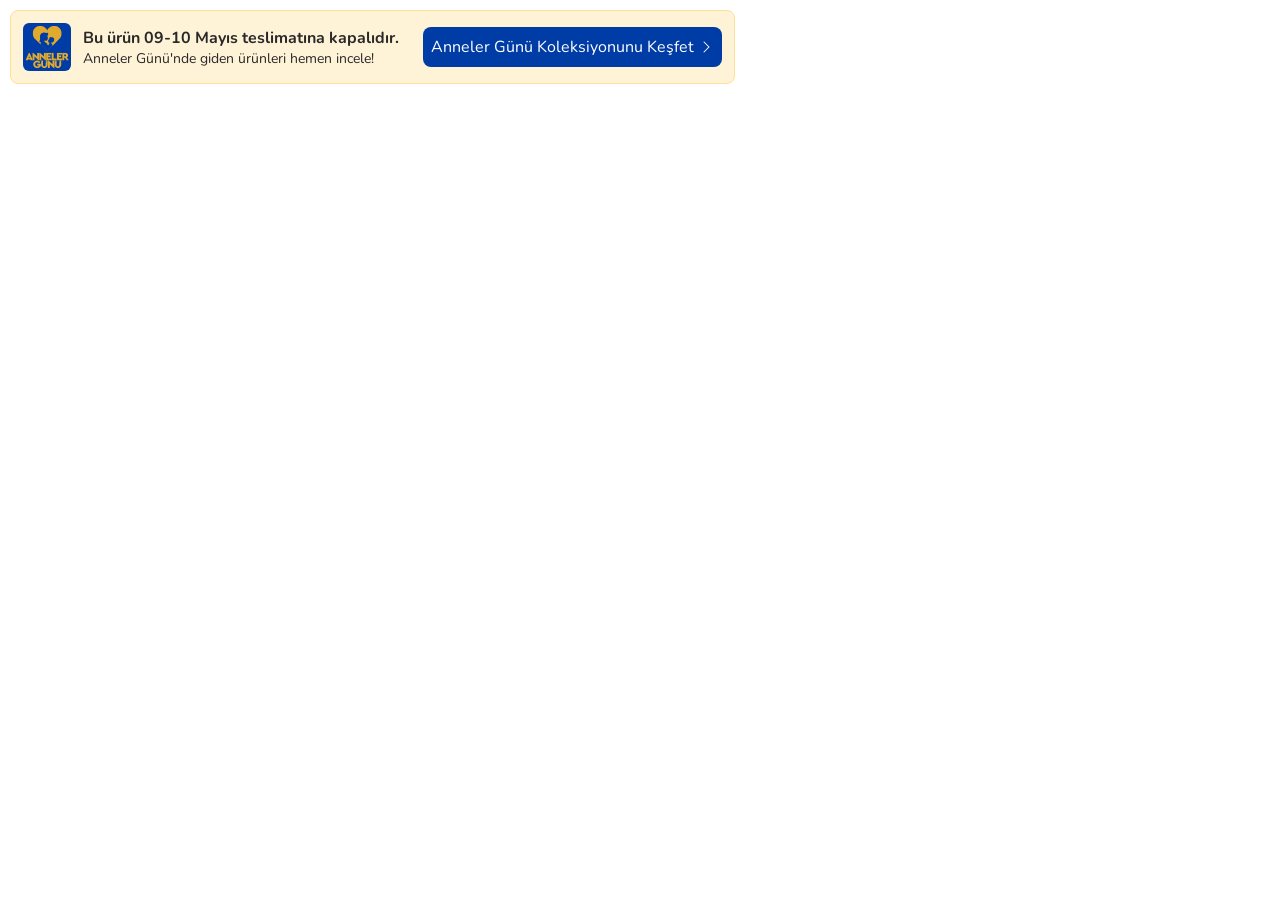
<file: anneler-gunu-no-delivery.html>
<!doctype html>
<html lang="tr">
  <head>
    <meta charset="UTF-8" />
    <meta name="viewport" content="width=device-width, initial-scale=1" />
    <link rel="preconnect" href="https://fonts.googleapis.com" />
    <link rel="preconnect" href="https://fonts.gstatic.com" crossorigin />
    <link
      href="https://fonts.googleapis.com/css2?family=Nunito:ital,wght@0,200..1000;1,200..1000&display=swap"
      rel="stylesheet"
    />
    <title>Anneler Günü - No Delivery</title>
  </head>

  <body style="margin: 10px; padding: 0; max-width: 725px; overflow-x: hidden">
    <!-- Anneler Günü - Teslimata Kapalı -->
    <div
      class="tc-no-delivery-anneler-gunu"
      style="
        font-family: Nunito;
        border-radius: 8px;
        border: 1px solid #ffe097;
        background: #fff3d7;
        width: 100%;
        gap: 12px;
        padding: 12px;
        display: flex;
        align-items: center;
        justify-content: space-between;
        flex-wrap: wrap;
        box-sizing: border-box;
      "
    >
      <div
        class="tc-no-delivery-anneler-gunu-lef"
        style="
          display: flex;
          align-items: center;
          gap: 12px;
          color: #292929;
          font-size: 16px;
          font-style: normal;
          font-weight: bold !important;
          line-height: normal;
          flex: 999 1 auto;
        "
      >
        <svg
          width="48"
          height="48"
          viewBox="0 0 48 48"
          fill="none"
          xmlns="http://www.w3.org/2000/svg"
        >
          <rect width="48" height="48" rx="6.02795" fill="#003CA6" />
          <g clip-path="url(#clip0_2387_2645)">
            <path
              d="M22.8842 29.7739V37.3011H22.2678L18.2565 33.4145V37.1669H16.3293V29.6394H16.9457L20.9571 33.4701V29.7739H22.8842Z"
              fill="#E1AA2C"
            />
            <path
              d="M23.1614 29.7737H28.293V31.5098H25.0885V32.5291H27.3742V34.142H25.0885V35.43H28.4275V37.1661H23.1614V29.7737Z"
              fill="#E1AA2C"
            />
            <path
              d="M28.6543 29.7737H30.5814V35.4303H33.6404V37.1664H28.6543V29.7737Z"
              fill="#E1AA2C"
            />
            <path
              d="M43.7184 37.1664L42.0491 34.87H41.2535V37.1664H39.3264V29.7737H42.2285C43.8756 29.7737 45.0857 30.7817 45.0857 32.3164C45.0857 33.2235 44.6488 33.9742 43.9205 34.4223L45.87 37.1664H43.7187H43.7184ZM41.2535 33.1899H42.2395C42.7774 33.1899 43.1247 32.8427 43.1247 32.3164C43.1247 31.79 42.7774 31.4538 42.2395 31.4538H41.2535V33.1899Z"
              fill="#E1AA2C"
            />
            <path
              d="M7.54371 36.5504H4.88832L4.61958 37.1666H2.54663L5.90798 29.6394H6.52436L9.88571 37.1666H7.81277L7.54371 36.5504ZM6.22167 33.291L5.57166 35.0047H6.86007L6.22137 33.291H6.22167Z"
              fill="#E1AA2C"
            />
            <path
              d="M33.9585 29.7737H39.0901V31.5098H35.8856V32.5291H38.1713V34.142H35.8856V35.43H39.2246V37.1661H33.9585V29.7737Z"
              fill="#E1AA2C"
            />
            <path
              d="M16.1056 29.7739V37.3011H15.4892L11.4779 33.4145V37.1669H9.55078V29.6394H10.1672L14.1785 33.4701V29.7739H16.1056Z"
              fill="#E1AA2C"
            />
            <path
              d="M31.4457 37.6051V45.1323H30.8293L26.818 41.2457V44.9981H24.8909V37.4709H25.5072L29.5186 41.3016V37.6054H31.4457V37.6051Z"
              fill="#E1AA2C"
            />
            <path
              d="M14.2239 37.4712C15.5796 37.4712 16.6888 38.0538 17.4061 39.1178L16.0615 40.2603C15.5796 39.5882 14.9972 39.2409 14.1903 39.2409C12.9465 39.2409 12.1736 40.0585 12.1736 41.3019C12.1736 42.5453 12.9915 43.4188 14.3025 43.4188C15.0085 43.4188 15.5686 43.1725 15.9272 42.758V42.4108H14.2016V40.753H17.8543V43.0826C17.507 43.6988 17.0138 44.1915 16.3755 44.5723C15.7368 44.9419 15.0198 45.1323 14.2242 45.1323C12.0058 45.1659 10.1682 43.4408 10.2019 41.3016C10.1682 39.1734 12.0058 37.4373 14.2242 37.4709L14.2239 37.4712Z"
              fill="#E1AA2C"
            />
            <path
              d="M19.0406 38.3617C19.0406 38.3617 19.0401 38.3622 19.0398 38.3627C19.0408 38.3617 19.0414 38.3606 19.0421 38.3599C19.0416 38.3604 19.0411 38.3609 19.0406 38.3617Z"
              fill="black"
            />
            <path
              d="M22.6999 37.6052V38.6881H24.2449C24.2449 38.6881 22.6999 38.8734 22.6999 39.5656V42.0072C22.6999 42.8474 22.1508 43.3624 21.3553 43.3624C20.5597 43.3624 20.0106 42.8471 20.0106 42.0072V37.6052H18.0835V38.6881H19.6284C19.6284 38.6881 18.0835 38.8734 18.0835 39.5656V41.8617C18.0835 43.8331 19.4618 45.1324 21.3553 45.1324C23.2487 45.1324 24.627 43.8108 24.627 41.8617V37.6052H22.6999Z"
              fill="#E1AA2C"
            />
            <path
              d="M36.2885 37.6052V38.6881H37.8335C37.8335 38.6881 36.2885 38.8734 36.2885 39.5656V42.0072C36.2885 42.8474 35.7394 43.3624 34.9439 43.3624C34.1483 43.3624 33.5992 42.8471 33.5992 42.0072V37.6052H31.6721V38.6881H33.217C33.217 38.6881 31.6721 38.8734 31.6721 39.5656V41.8617C31.6721 43.8331 33.0504 45.1324 34.9439 45.1324C36.8374 45.1324 38.2157 43.8108 38.2157 41.8617V37.6052H36.2885Z"
              fill="#E1AA2C"
            />
          </g>
          <g clip-path="url(#clip1_2387_2645)">
            <path
              d="M25.7048 24.2749C25.7163 24.2877 25.7278 24.3004 25.7393 24.3132C25.7369 24.2992 25.7345 24.2852 25.7321 24.2712C25.723 24.2725 25.7139 24.2737 25.7048 24.2749Z"
              fill="#E1AA2C"
            />
            <path
              d="M38.6134 10.5244C38.6134 6.34576 35.231 2.9458 31.0752 2.9458C28.0247 2.9458 25.3935 4.77636 24.2075 7.40069C23.0227 4.77636 20.3908 2.9458 17.3416 2.9458C13.184 2.9458 9.80273 6.34576 9.80273 10.5244C9.80273 11.4058 9.95309 12.251 10.2303 13.0393C10.5455 13.9364 11.0236 14.7556 11.6293 15.4617C11.8879 15.764 12.1681 16.0445 12.4713 16.3026L17.6934 21.5168C17.575 21.0628 17.5262 20.7394 17.5798 20.616C17.7632 20.1971 18.1433 19.5218 18.1433 19.5218C18.1433 19.5218 16.9014 19.3429 16.2927 19.017C17.8661 16.3733 16.4563 12.3852 17.3302 11.8925C17.2917 11.216 18.2624 10.3763 18.6894 10.1828C19.5705 9.78381 20.6543 9.37393 21.7958 9.68769C22.2108 9.80195 22.8507 9.57947 23.0058 9.75177C23.0852 9.84003 23.1658 9.92346 23.2458 10.0033C23.4298 9.86965 24.3602 9.25423 24.9208 9.9688C25.7453 11.0207 24.6658 12.1494 25.0453 12.6336C24.8865 12.6977 24.7265 12.5224 24.5834 12.2685C24.5088 12.6046 24.3031 13.1807 24.3175 13.3682C24.323 13.4389 24.6357 13.3796 24.6736 13.2448C24.6766 13.2769 24.6531 13.4776 24.3921 13.5876C24.409 13.9407 24.8534 14.6462 25.1481 14.9073C25.2425 14.9914 25.278 15.3087 25.1289 15.3601C24.9972 15.4049 24.771 15.417 24.771 15.417C24.771 15.417 24.691 15.6539 24.9202 15.8673C24.8396 15.9671 24.5798 15.9659 24.5798 15.9659C24.5798 15.9659 24.6363 15.9997 24.7752 16.0656C24.8955 16.4024 24.4463 16.455 24.4463 16.455C24.4463 16.455 24.172 16.5336 24.2063 17.0148C24.2364 17.4404 23.68 18.1084 22.9734 17.7602C22.7057 17.6284 21.809 17.1641 21.809 17.1641C21.809 17.1641 21.3146 18.3049 21.5498 18.8326C21.8168 19.4336 24.0698 20.2056 24.2117 20.6922C24.332 21.1057 24.3867 21.3445 24.1401 21.7955C24.6628 21.9581 25.1866 22.0972 25.6696 22.2247C25.8013 21.3554 26.0966 20.827 26.0966 20.827L26.5067 20.1433C26.5067 20.1433 26.5236 19.8658 26.3919 19.7322C26.0797 19.4154 25.3875 19.3773 25.251 18.8943C25.112 18.401 25.3123 18.5183 25.248 18.2728C25.2215 18.1719 25.0705 18.0703 25.1896 17.953C25.2251 17.918 25.441 17.9845 25.441 17.9845C25.441 17.9845 25.2371 17.8902 25.2101 17.7656C25.1824 17.6411 25.3213 17.5679 25.2383 17.4337C25.165 17.3146 25.0417 16.9966 25.2666 16.9731C25.5926 16.9398 25.8265 16.808 25.8939 16.4797C25.8109 16.4108 25.7634 16.241 25.7736 16.2095C25.7808 16.3498 25.9943 16.3498 26.0148 16.2827C26.0851 16.0517 26.0184 15.9695 26.3004 15.5621C26.3389 15.5058 26.3774 15.4575 26.4153 15.4139C26.4358 15.3626 26.458 15.3094 26.4833 15.2537C26.4755 14.3554 26.9458 13.6583 27.5286 14.0289C28.4656 14.625 29.5596 13.532 30.8875 15.2525C31.3596 15.8643 31.3037 17.8152 30.4774 18.6942C29.758 19.4596 28.4548 19.2468 28.0993 19.939C28.1546 20.0756 28.2316 20.2031 28.3369 20.3029C29.2534 20.7593 29.2065 22.0573 29.5848 22.6902L36.411 15.8728V15.871C37.1832 15.0923 37.7889 14.1474 38.169 13.0925C38.4571 12.2903 38.6146 11.4245 38.6146 10.5232L38.6134 10.5244Z"
              fill="#E1AA2C"
            />
            <path
              d="M31.0752 3.12716C35.1324 3.12716 38.433 6.44551 38.433 10.5244C38.433 11.3846 38.2869 12.228 37.9982 13.032C37.6355 14.0404 37.0419 14.9781 36.2817 15.744L36.2113 15.8172L24.3572 27.6554C24.3224 27.6904 24.276 27.7092 24.2261 27.7092C24.1762 27.7092 24.1323 27.6904 24.0974 27.6554L12.5982 16.1738L12.5934 16.169L12.5879 16.1642C12.295 15.9151 12.0184 15.6388 11.7664 15.3432C11.1656 14.6425 10.7061 13.847 10.4006 12.9788C10.1239 12.1911 9.98316 11.3653 9.98316 10.5244C9.98316 6.44551 13.2844 3.12716 17.3416 3.12716C18.7802 3.12716 20.1749 3.54672 21.3742 4.34049C22.5433 5.1143 23.4659 6.19825 24.0427 7.47566L24.2069 7.83959L24.3711 7.47626C24.9484 6.19886 25.8716 5.11491 27.0408 4.34109C28.2406 3.54732 29.6354 3.12777 31.0746 3.12777M31.0752 2.9458C28.0247 2.9458 25.3935 4.77636 24.2075 7.40069C23.0227 4.77636 20.3908 2.9458 17.3416 2.9458C13.184 2.9458 9.80273 6.34576 9.80273 10.5244C9.80273 11.4058 9.95309 12.251 10.2303 13.0393C10.5455 13.9364 11.0236 14.7556 11.6293 15.4617C11.8879 15.764 12.1681 16.0445 12.4713 16.3026L23.9699 27.7835C24.0409 27.8549 24.1329 27.8899 24.2261 27.8899C24.3194 27.8899 24.4126 27.8543 24.4841 27.7835L36.4098 15.8734V15.8716C37.182 15.0929 37.7877 14.148 38.1678 13.0931C38.4559 12.2909 38.6134 11.4251 38.6134 10.5238C38.6134 6.34576 35.231 2.9458 31.0752 2.9458Z"
              fill="#E1AA2C"
            />
          </g>
          <defs>
            <clipPath id="clip0_2387_2645">
              <rect
                width="43.3236"
                height="15.4939"
                fill="white"
                transform="translate(2.54663 29.6394)"
              />
            </clipPath>
            <clipPath id="clip1_2387_2645">
              <rect
                width="28.8107"
                height="24.9447"
                fill="white"
                transform="translate(9.80273 2.9458)"
              />
            </clipPath>
          </defs>
        </svg>

        <div style="display: flex; flex-direction: column">
          Bu ürün 09-10 Mayıs teslimatına kapalıdır.
          <span style="font-size: 14px; font-weight: 400 !important"
            >Anneler Günü'nde giden ürünleri hemen incele!</span
          >
        </div>
      </div>
      <a
        href="/anneler-gunu"
        style="
          border-radius: 8px;
          background: #003ca6;
          color: white;
          display: flex;
          height: 40px;
          padding: 0 8px;
          gap: 4px;
          justify-content: center;
          align-items: center;
          text-decoration: none !important;
          text-align: left;
          width: auto;
          min-width: auto;
          flex: 1 1 auto;
          box-sizing: border-box;
        "
      >
        Anneler Günü Koleksiyonunu Keşfet
        <span style="display: flex">
          <svg
            xmlns="http://www.w3.org/2000/svg"
            width="16"
            height="16"
            viewBox="0 0 16 16"
            fill="none"
          >
            <path
              d="M11.3538 8.35378L6.35378 13.3538C6.30733 13.4002 6.25218 13.4371 6.19148 13.4622C6.13079 13.4874 6.06573 13.5003 6.00003 13.5003C5.93434 13.5003 5.86928 13.4874 5.80859 13.4622C5.74789 13.4371 5.69274 13.4002 5.64628 13.3538C5.59983 13.3073 5.56298 13.2522 5.53784 13.1915C5.5127 13.1308 5.49976 13.0657 5.49976 13C5.49976 12.9343 5.5127 12.8693 5.53784 12.8086C5.56298 12.7479 5.59983 12.6927 5.64628 12.6463L10.2932 8.00003L5.64628 3.35378C5.55246 3.25996 5.49976 3.13272 5.49976 3.00003C5.49976 2.86735 5.55246 2.7401 5.64628 2.64628C5.7401 2.55246 5.86735 2.49976 6.00003 2.49976C6.13272 2.49976 6.25996 2.55246 6.35378 2.64628L11.3538 7.64628C11.4003 7.69272 11.4372 7.74786 11.4623 7.80856C11.4875 7.86926 11.5004 7.93433 11.5004 8.00003C11.5004 8.06574 11.4875 8.1308 11.4623 8.1915C11.4372 8.2522 11.4003 8.30735 11.3538 8.35378Z"
              fill="white"
            />
          </svg>
        </span>
      </a>
    </div>
    <!-- Anneler Günü - Teslimata Kapalı -->
  </body>
</html>
</file>
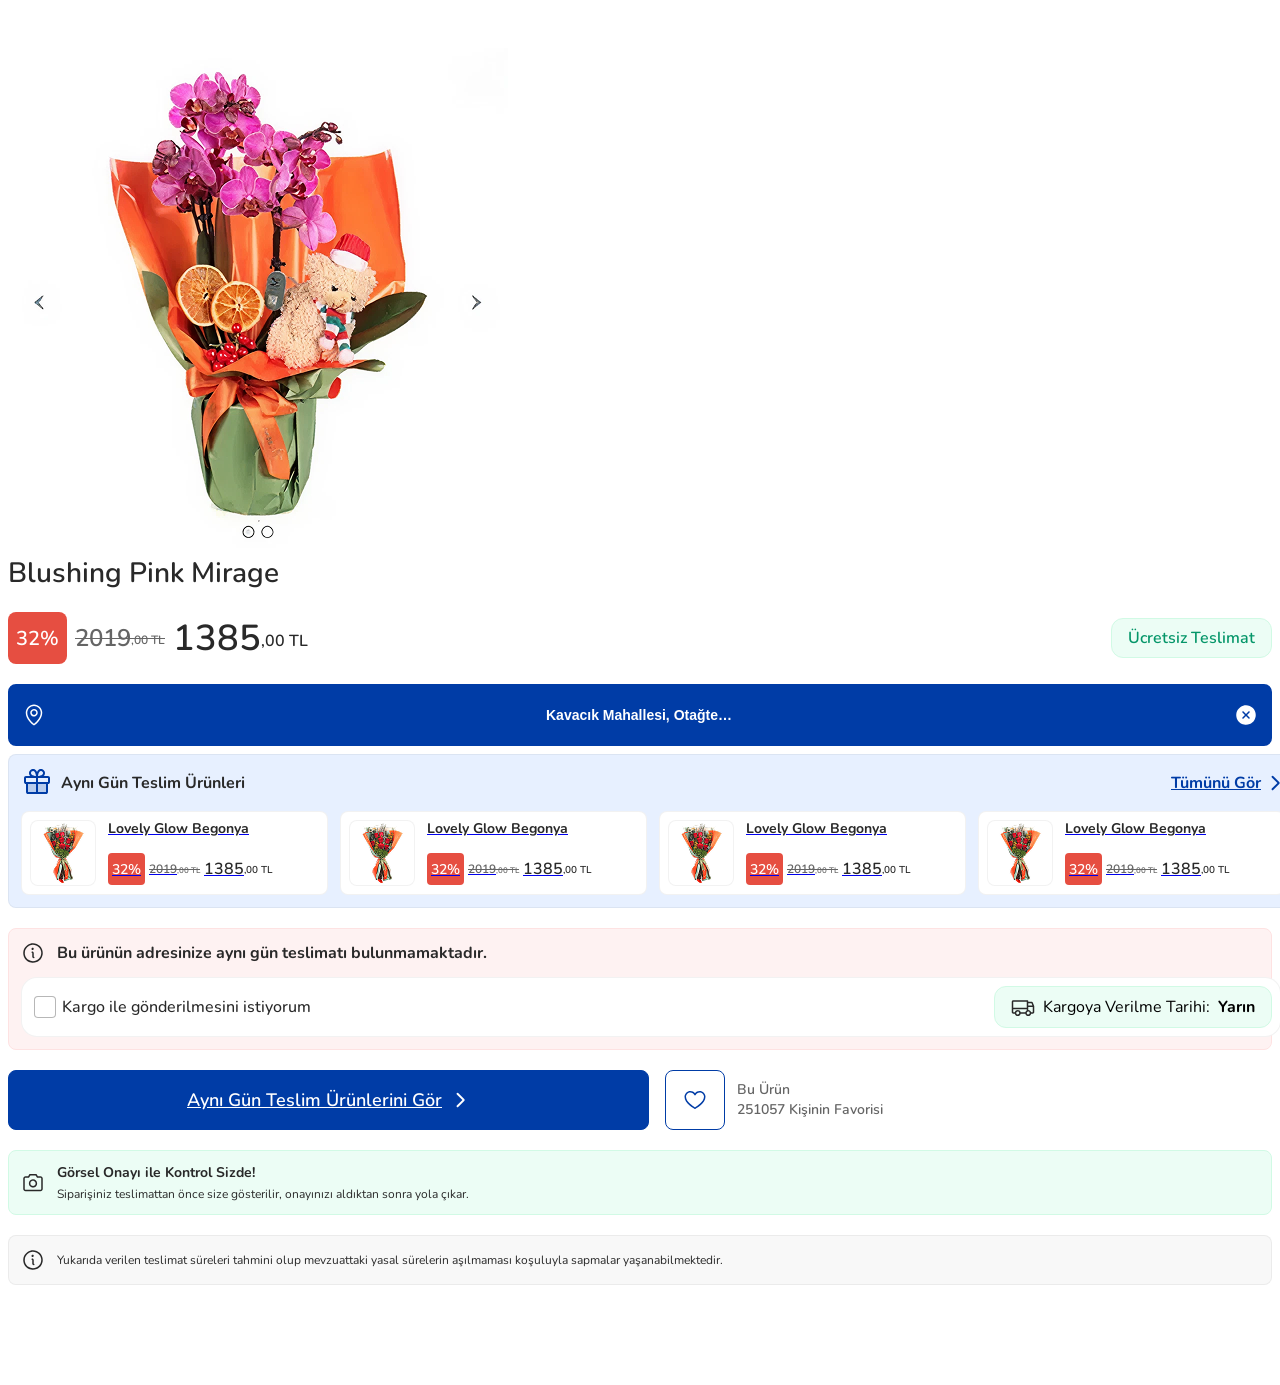
<file: ayni-gun-teslim-degil.html>
<!DOCTYPE html>
<html lang="tr">
  <head>
    <meta charset="UTF-8" />
    <meta name="viewport" content="width=device-width, initial-scale=1.0" />
    <meta http-equiv="X-UA-Compatible" content="IE=edge" />
    <title>Aynı Gün Teslim Değil</title>
    <!-- Taze Cicek CSS -->
    <link
      rel="stylesheet"
      href="https://www.tazecicek.com/assets/bundle.css?v=1750"
    />
    <link
      rel="stylesheet"
      href="https://www.tazecicek.com/assets/newmenu/css/style.css?v=1750"
    />
    <!-- Custom CSS -->
    <link rel="stylesheet" href="style.css" />
  </head>

  <body style="margin-top: 48px; margin-bottom: 100px">
    <div class="urunmain">
      <div class="container">
        <div class="tc-product-page">
          <div class="row">
            <div class="col-md-6 col-sm-6">
              <img src="tc-images-product-page/product-img.png" />
              <div class="tc-product-favorite-button-wrapper mobile">
                <div class="tc-product-favorite-button">
                  <img
                    src="tc-images-product-page/tc-favorite-icon-active.svg"
                  />
                </div>
              </div>
            </div>
            <!-- Right Block -->
            <div class="col-md-6 col-sm-6" id="sagblokana">
              <div class="tc-product-details">
                <div class="tc-product-title">
                  <h1>Blushing Pink Mirage</h1>
                </div>
                <!-- Price -->
                <div class="tc-product-price-section">
                  <div class="tc-price">
                    <div class="tc-discount-percentage">32%</div>
                    <div class="tc-product-price-old">
                      2019<span>,00 TL</span>
                    </div>
                    <div class="tc-product-price-new">
                      1385<span>,00 TL</span>
                    </div>
                  </div>
                  <div class="tc-delivery-label">Ücretsiz Teslimat</div>
                </div>
                <div class="tc-product-destination-wrapper">
                  <div class="tc-product-destination-section">
                    <!-- Destination Input Selected -->
                    <div class="tc-product-destination">
                      <img
                        width="24"
                        height="24"
                        src="tc-images-product-page/destination.svg"
                      />
                      <input
                        name="destination"
                        type="text"
                        value="Kavacık Mahallesi, Otağtepe Caddesi, No:34/1B, Beykoz/İstanbul"
                        class="form-control tc-destination-on"
                        placeholder="Mahalleyi, okul, hastane vb. yazın"
                        autocomplete="off"
                      />
                      <input
                        type="image"
                        name="tc-destination-close"
                        class="tc-destination-close"
                        src="tc-images-product-page/tc-close.svg"
                      />
                    </div>

                    <!-- Same-Day Delivery Products -->
                    <div class="tc-same-day-delivery-products">
                      <div class="tc-title">
                        <div class="tc-title-left">
                          <img
                            width="32"
                            height="32"
                            src="tc-images-product-page/tc-gift.svg"
                          />
                          Aynı Gün Teslim Ürünleri
                        </div>
                        <a href="#" class="tc-title-right"
                          >Tümünü Gör<img
                            width="20"
                            height="20"
                            src="tc-images-product-page/tc-caret-right-blue.svg"
                        /></a>
                      </div>
                      <div class="tc-same-day-products-wrapper">
                        <!-- Same-Day Product -->
                        <a href="#" class="tc-same-day-product-item">
                          <img src="tc-images-product-page/demo-product.png" />
                          <div class="tc-same-day-product-details">
                            <div class="tc-product-name">
                              Lovely Glow Begonya
                            </div>
                            <div class="tc-price">
                              <div class="tc-discount-percentage">32%</div>
                              <div class="tc-product-price-old">
                                2019<span>,00 TL</span>
                              </div>
                              <div class="tc-product-price-new">
                                1385<span>,00 TL</span>
                              </div>
                            </div>
                          </div>
                        </a>
                        <!-- Same-Day Product -->
                        <a href="#" class="tc-same-day-product-item">
                          <img src="tc-images-product-page/demo-product.png" />
                          <div class="tc-same-day-product-details">
                            <div class="tc-product-name">
                              Lovely Glow Begonya
                            </div>
                            <div class="tc-price">
                              <div class="tc-discount-percentage">32%</div>
                              <div class="tc-product-price-old">
                                2019<span>,00 TL</span>
                              </div>
                              <div class="tc-product-price-new">
                                1385<span>,00 TL</span>
                              </div>
                            </div>
                          </div>
                        </a>
                        <!-- Same-Day Product -->
                        <a href="#" class="tc-same-day-product-item">
                          <img src="tc-images-product-page/demo-product.png" />
                          <div class="tc-same-day-product-details">
                            <div class="tc-product-name">
                              Lovely Glow Begonya
                            </div>
                            <div class="tc-price">
                              <div class="tc-discount-percentage">32%</div>
                              <div class="tc-product-price-old">
                                2019<span>,00 TL</span>
                              </div>
                              <div class="tc-product-price-new">
                                1385<span>,00 TL</span>
                              </div>
                            </div>
                          </div>
                        </a>
                        <!-- Same-Day Product -->
                        <a href="#" class="tc-same-day-product-item">
                          <img src="tc-images-product-page/demo-product.png" />
                          <div class="tc-same-day-product-details">
                            <div class="tc-product-name">
                              Lovely Glow Begonya
                            </div>
                            <div class="tc-price">
                              <div class="tc-discount-percentage">32%</div>
                              <div class="tc-product-price-old">
                                2019<span>,00 TL</span>
                              </div>
                              <div class="tc-product-price-new">
                                1385<span>,00 TL</span>
                              </div>
                            </div>
                          </div>
                        </a>
                      </div>
                    </div>
                  </div>
                </div>
                <!-- No Same-Day Delivery -->
                <div class="tc-no-same-day-delivery">
                  <div class="tc-no-same-day-delivery-content">
                    <img
                      src="tc-images-product-page/tc-info.svg"
                      class="tc-info-icon"
                    />
                    Bu ürünün adresinize aynı gün teslimatı bulunmamaktadır.
                  </div>

                  <div class="tc-checkbox tc-shipment-request-wrapper">
                    <input
                      type="checkbox"
                      id="tc-shipment-request"
                      name="fast-delivery"
                    />
                    <label for="tc-shipment-request">
                      Kargo ile gönderilmesini istiyorum
                    </label>
                    <div class="tc-shipment-delivery-label">
                      <img
                        src="tc-images-product-page/tc-truck.svg"
                        class="tc-track-icon"
                      />
                      Kargoya Verilme Tarihi:<span>Yarın</span>
                    </div>
                  </div>
                </div>
                <!-- Call to Actions -->
                <div class="tc-product-action-wrapper">
                  <!-- Buttons Desktop-->
                  <div class="tc-product-button-wrapper">
                    <button class="tc-product-button" type="button" disabled>
                      Sipariş Ver
                    </button>
                    <a
                      href="#"
                      class="tc-product-button tc-btn-same-day-delivery-products"
                    >
                      Aynı Gün Teslim Ürünlerini Gör<span
                        class="tc-caret-right"
                      ></span>
                    </a>
                    <div class="tc-product-favorite-button-wrapper">
                      <div class="tc-product-favorite-button">
                        <img
                          src="tc-images-product-page/tc-favorite-icon.svg"
                        />
                        <!-- <img
                          src="tc-images-product-page/tc-favorite-icon-active.svg"
                        /> -->
                      </div>
                      <span>Bu Ürün<br />251057 Kişinin Favorisi</span>
                    </div>
                  </div>
                </div>

                <!-- Mobile Bottom Bar -->
                <div class="tc-product-mobile-bottom">
                  <div class="tc-price">
                    <div class="tc-discount-percentage">32%</div>
                    <div class="tc-bottom-price-wrapper">
                      <div class="tc-product-price-old">
                        2019<span>,00 TL</span>
                      </div>
                      <div class="tc-product-price-new">
                        1385<span>,00 TL</span>
                      </div>
                      <div class="free-delivery-label-mobile">
                        &amp; Ücretsiz Teslimat
                      </div>
                    </div>
                  </div>
                  <button class="tc-product-button" type="button" disabled>
                    Sipariş Ver
                  </button>
                  <a
                    href="#"
                    class="tc-product-button tc-btn-same-day-delivery-products"
                  >
                    Aynı Gün Teslim Ürünleri<span class="tc-caret-right"></span>
                  </a>
                </div>

                <!-- Visual Confirmation -->
                <div class="tc-visual-confirmation">
                  <img
                    src="tc-images-product-page/tc-camera.svg"
                    class="tc-camera-icon"
                  />
                  <div class="tc-visual-confirmation-content">
                    Görsel Onayı ile Kontrol Sizde!
                    <span
                      >Siparişiniz teslimattan önce size gösterilir, onayınızı
                      aldıktan sonra yola çıkar.</span
                    >
                  </div>
                </div>

                <!-- Info -->
                <div class="tc-product-info-box">
                  <img
                    src="tc-images-product-page/tc-info.svg"
                    class="tc-info-icon"
                  />
                  <div class="tc-product-info-box-content">
                    Yukarıda verilen teslimat süreleri tahmini olup mevzuattaki
                    yasal sürelerin aşılmaması koşuluyla sapmalar
                    yaşanabilmektedir.
                  </div>
                </div>
              </div>
            </div>
          </div>
        </div>
      </div>
    </div>

    <script src="product-detail.js"></script>
  </body>
</html>
</file>
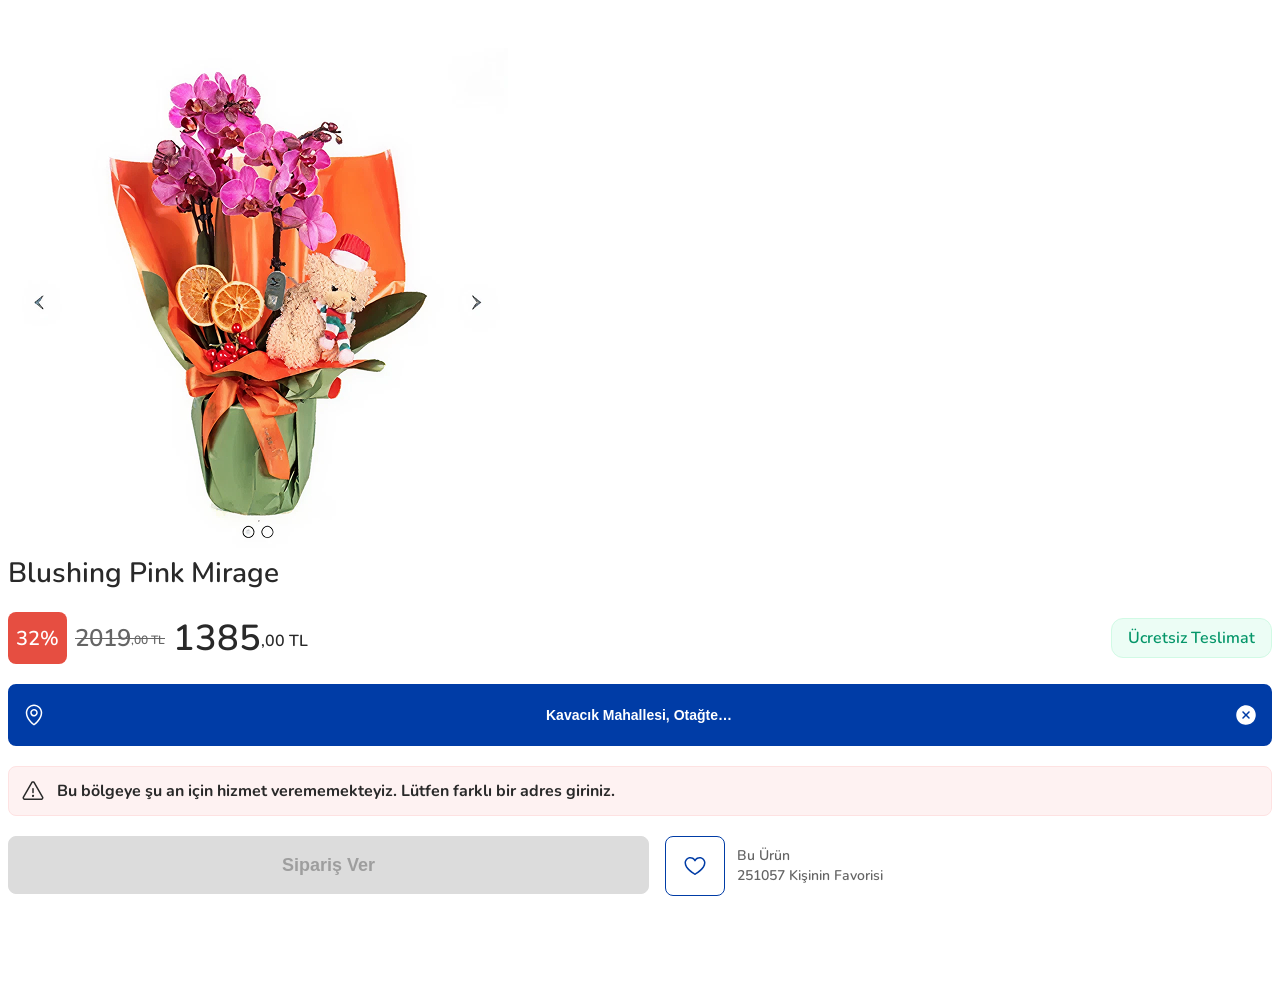
<file: hizmet-yok.html>
<!DOCTYPE html>
<html lang="tr">
  <head>
    <meta charset="UTF-8" />
    <meta name="viewport" content="width=device-width, initial-scale=1.0" />
    <meta http-equiv="X-UA-Compatible" content="IE=edge" />
    <title>Hizmet Yok</title>
    <!-- Taze Cicek CSS -->
    <link
      rel="stylesheet"
      href="https://www.tazecicek.com/assets/bundle.css?v=1750"
    />
    <link
      rel="stylesheet"
      href="https://www.tazecicek.com/assets/newmenu/css/style.css?v=1750"
    />
    <!-- Custom CSS -->
    <link rel="stylesheet" href="style.css" />
  </head>

  <body style="margin-top: 48px; margin-bottom: 100px">
    <div class="urunmain">
      <div class="container">
        <div class="tc-product-page">
          <div class="row">
            <div class="col-md-6 col-sm-6">
              <img src="tc-images-product-page/product-img.png" />
              <div class="tc-product-favorite-button-wrapper mobile">
                <div class="tc-product-favorite-button">
                  <img
                    src="tc-images-product-page/tc-favorite-icon-active.svg"
                  />
                </div>
              </div>
            </div>
            <!-- Right Block -->
            <div class="col-md-6 col-sm-6" id="sagblokana">
              <div class="tc-product-details">
                <div class="tc-product-title">
                  <h1>Blushing Pink Mirage</h1>
                </div>
                <!-- Price -->
                <div class="tc-product-price-section">
                  <div class="tc-price">
                    <div class="tc-discount-percentage">32%</div>
                    <div class="tc-product-price-old">
                      2019<span>,00 TL</span>
                    </div>
                    <div class="tc-product-price-new">
                      1385<span>,00 TL</span>
                    </div>
                  </div>
                  <div class="tc-delivery-label">Ücretsiz Teslimat</div>
                </div>
                <div class="tc-product-destination-wrapper">
                  <div class="tc-product-destination-section">
                    <!-- Destination Input Selected -->
                    <div class="tc-product-destination">
                      <img
                        width="24"
                        height="24"
                        src="tc-images-product-page/destination.svg"
                      />
                      <input
                        name="destination"
                        type="text"
                        value="Kavacık Mahallesi, Otağtepe Caddesi, No:34/1B, Beykoz/İstanbul"
                        class="form-control tc-destination-on"
                        placeholder="Mahalleyi, okul, hastane vb. yazın"
                        autocomplete="off"
                      />
                      <input
                        type="image"
                        name="tc-destination-close"
                        class="tc-destination-close"
                        src="tc-images-product-page/tc-close.svg"
                      />
                    </div>
                  </div>
                </div>

                <!-- No Delivery -->
                <div class="tc-no-delivery">
                  <img
                    src="tc-images-product-page/tc-warning.svg"
                    class="tc-warning-icon"
                  />
                  <div class="tc-no-delivery-content">
                    Bu bölgeye şu an için hizmet verememekteyiz. Lütfen farklı
                    bir adres giriniz.
                  </div>
                </div>

                <!-- Call to Actions -->
                <div class="tc-product-action-wrapper">
                  <!-- Buttons Desktop-->
                  <div class="tc-product-button-wrapper">
                    <button class="tc-product-button" type="button" disabled>
                      Sipariş Ver
                    </button>
                    <div class="tc-product-favorite-button-wrapper">
                      <div class="tc-product-favorite-button">
                        <img
                          src="tc-images-product-page/tc-favorite-icon.svg"
                        />
                        <!-- <img
                          src="tc-images-product-page/tc-favorite-icon-active.svg"
                        /> -->
                      </div>
                      <span>Bu Ürün<br />251057 Kişinin Favorisi</span>
                    </div>
                  </div>
                </div>

                <!-- Mobile Bottom Bar -->
                <div class="tc-product-mobile-bottom">
                  <div class="tc-price">
                    <div class="tc-discount-percentage">32%</div>
                    <div class="tc-bottom-price-wrapper">
                      <div class="tc-product-price-old">
                        2019<span>,00 TL</span>
                      </div>
                      <div class="tc-product-price-new">
                        1385<span>,00 TL</span>
                      </div>
                      <div class="free-delivery-label-mobile">
                        &amp; Ücretsiz Teslimat
                      </div>
                    </div>
                  </div>
                  <button class="tc-product-button" type="button" disabled>
                    Sipariş Ver
                  </button>
                </div>
              </div>
            </div>
          </div>
        </div>
      </div>
    </div>

    <script src="product-detail.js"></script>
  </body>
</html>
</file>
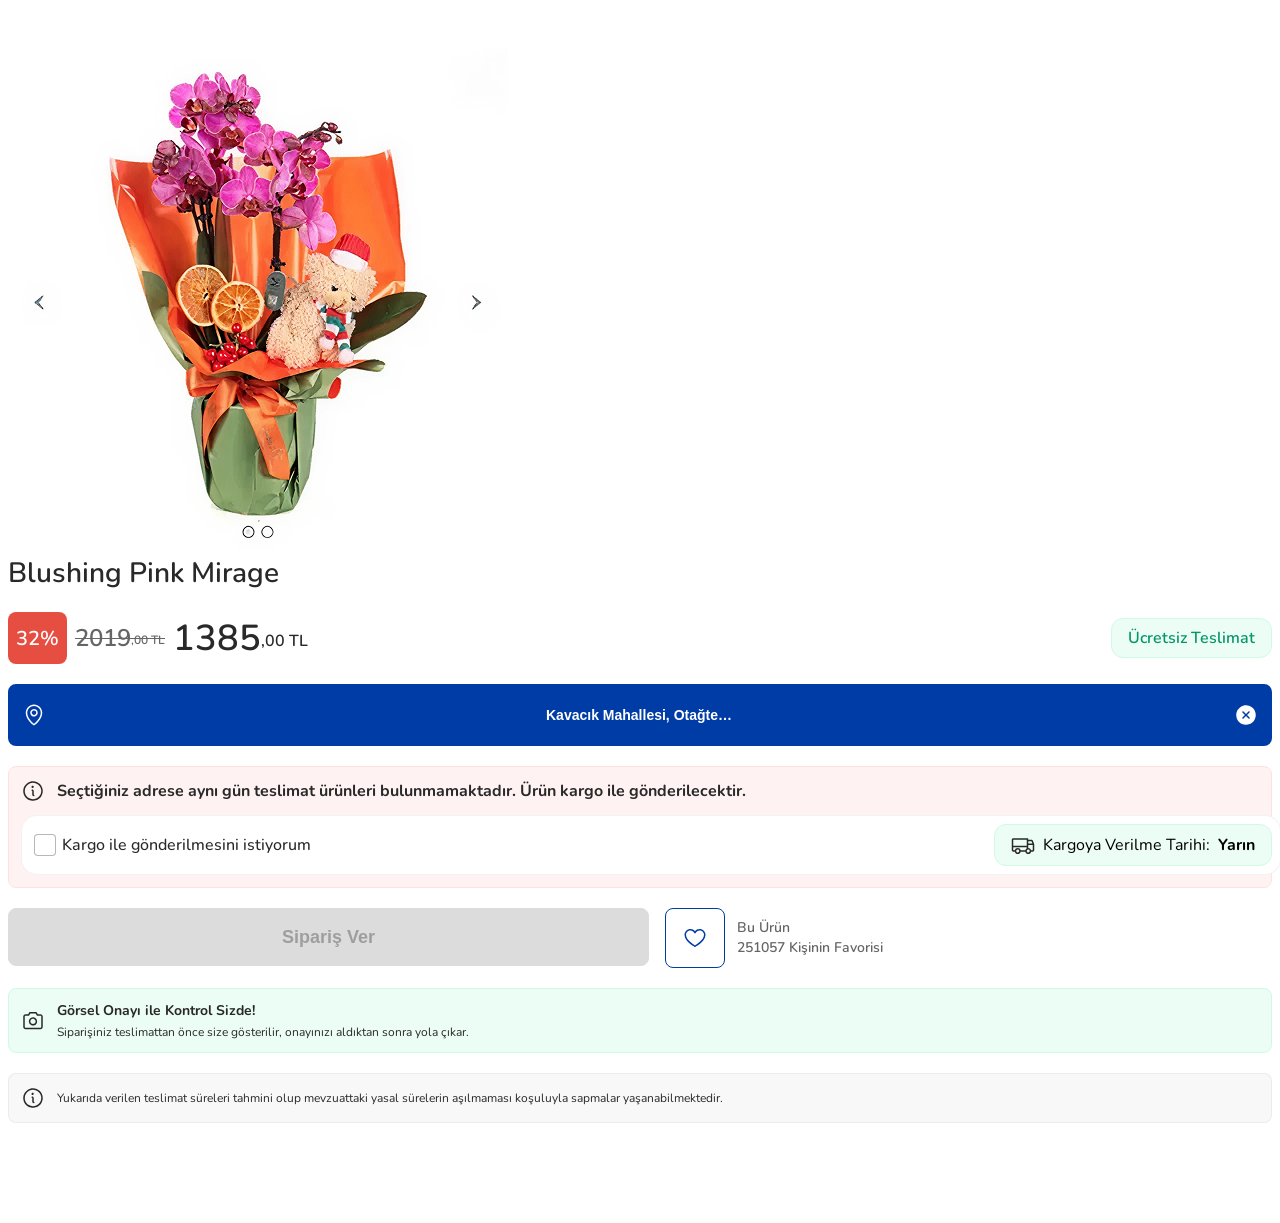
<file: sadece-kargo.html>
<!DOCTYPE html>
<html lang="tr">
  <head>
    <meta charset="UTF-8" />
    <meta name="viewport" content="width=device-width, initial-scale=1.0" />
    <meta http-equiv="X-UA-Compatible" content="IE=edge" />
    <title>Sadece Kargo</title>
    <!-- Taze Cicek CSS -->
    <link
      rel="stylesheet"
      href="https://www.tazecicek.com/assets/bundle.css?v=1750"
    />
    <link
      rel="stylesheet"
      href="https://www.tazecicek.com/assets/newmenu/css/style.css?v=1750"
    />
    <!-- Custom CSS -->
    <link rel="stylesheet" href="style.css" />
  </head>

  <body style="margin-top: 48px; margin-bottom: 100px">
    <div class="urunmain">
      <div class="container">
        <div class="tc-product-page">
          <div class="row">
            <div class="col-md-6 col-sm-6">
              <img src="tc-images-product-page/product-img.png" />
              <div class="tc-product-favorite-button-wrapper mobile">
                <div class="tc-product-favorite-button">
                  <img
                    src="tc-images-product-page/tc-favorite-icon-active.svg"
                  />
                </div>
              </div>
            </div>
            <!-- Right Block -->
            <div class="col-md-6 col-sm-6" id="sagblokana">
              <div class="tc-product-details">
                <div class="tc-product-title">
                  <h1>Blushing Pink Mirage</h1>
                </div>
                <!-- Price -->
                <div class="tc-product-price-section">
                  <div class="tc-price">
                    <div class="tc-discount-percentage">32%</div>
                    <div class="tc-product-price-old">
                      2019<span>,00 TL</span>
                    </div>
                    <div class="tc-product-price-new">
                      1385<span>,00 TL</span>
                    </div>
                  </div>
                  <div class="tc-delivery-label">Ücretsiz Teslimat</div>
                </div>
                <div class="tc-product-destination-wrapper">
                  <div class="tc-product-destination-section">
                    <!-- Destination Input Selected -->
                    <div class="tc-product-destination">
                      <img
                        width="24"
                        height="24"
                        src="tc-images-product-page/destination.svg"
                      />
                      <input
                        name="destination"
                        type="text"
                        value="Kavacık Mahallesi, Otağtepe Caddesi, No:34/1B, Beykoz/İstanbul"
                        class="form-control tc-destination-on"
                        placeholder="Mahalleyi, okul, hastane vb. yazın"
                        autocomplete="off"
                      />
                      <input
                        type="image"
                        name="tc-destination-close"
                        class="tc-destination-close"
                        src="tc-images-product-page/tc-close.svg"
                      />
                    </div>
                  </div>
                </div>
                <!-- No Same-Day Delivery -->
                <div class="tc-no-same-day-delivery">
                  <div class="tc-no-same-day-delivery-content">
                    <img
                      src="tc-images-product-page/tc-info.svg"
                      class="tc-info-icon"
                    />
                    Seçtiğiniz adrese aynı gün teslimat ürünleri
                    bulunmamaktadır. Ürün kargo ile gönderilecektir.
                  </div>

                  <div class="tc-checkbox tc-shipment-request-wrapper">
                    <input
                      type="checkbox"
                      id="tc-shipment-request"
                      name="fast-delivery"
                    />
                    <label for="tc-shipment-request">
                      Kargo ile gönderilmesini istiyorum
                    </label>
                    <div class="tc-shipment-delivery-label">
                      <img
                        src="tc-images-product-page/tc-truck.svg"
                        class="tc-track-icon"
                      />
                      Kargoya Verilme Tarihi:<span>Yarın</span>
                    </div>
                  </div>
                </div>
                <!-- Call to Actions -->
                <div class="tc-product-action-wrapper">
                  <!-- Buttons Desktop-->
                  <div class="tc-product-button-wrapper">
                    <button
                      class="tc-product-button"
                      type="button"
                      id="only-cargo"
                      disabled
                    >
                      Sipariş Ver
                    </button>
                    <div class="tc-product-favorite-button-wrapper">
                      <div class="tc-product-favorite-button">
                        <img
                          src="tc-images-product-page/tc-favorite-icon.svg"
                        />
                        <!-- <img
                          src="tc-images-product-page/tc-favorite-icon-active.svg"
                        /> -->
                      </div>
                      <span>Bu Ürün<br />251057 Kişinin Favorisi</span>
                    </div>
                  </div>
                </div>

                <!-- Mobile Bottom Bar -->
                <div class="tc-product-mobile-bottom">
                  <div class="tc-price">
                    <div class="tc-discount-percentage">32%</div>
                    <div class="tc-bottom-price-wrapper">
                      <div class="tc-product-price-old">
                        2019<span>,00 TL</span>
                      </div>
                      <div class="tc-product-price-new">
                        1385<span>,00 TL</span>
                      </div>
                      <div class="free-delivery-label-mobile">
                        &amp; Ücretsiz Teslimat
                      </div>
                    </div>
                  </div>
                  <button
                    class="tc-product-button"
                    type="button"
                    id="only-cargo"
                    disabled
                  >
                    Sipariş Ver
                  </button>
                </div>

                <!-- Visual Confirmation -->
                <div class="tc-visual-confirmation">
                  <img
                    src="tc-images-product-page/tc-camera.svg"
                    class="tc-camera-icon"
                  />
                  <div class="tc-visual-confirmation-content">
                    Görsel Onayı ile Kontrol Sizde!
                    <span
                      >Siparişiniz teslimattan önce size gösterilir, onayınızı
                      aldıktan sonra yola çıkar.</span
                    >
                  </div>
                </div>

                <!-- Info -->
                <div class="tc-product-info-box">
                  <img
                    src="tc-images-product-page/tc-info.svg"
                    class="tc-info-icon"
                  />
                  <div class="tc-product-info-box-content">
                    Yukarıda verilen teslimat süreleri tahmini olup mevzuattaki
                    yasal sürelerin aşılmaması koşuluyla sapmalar
                    yaşanabilmektedir.
                  </div>
                </div>
              </div>
            </div>
          </div>
        </div>
      </div>
    </div>

    <script src="product-detail.js"></script>
  </body>
</html>
</file>
<file: style.css>
@import url("https://fonts.googleapis.com/css2?family=Nunito:ital,wght@0,200..1000;1,200..1000&display=swap");

body {
  font-family: "Nunito", sans-serif;
}

.tc-product-details {
  display: flex;
  width: 100%;
  flex-direction: column;
  align-items: flex-start;
  gap: 20px;
  flex: 1 0 0;
}

.tc-product-title h1 {
  color: #292929;
  font-size: 28px;
  font-weight: 600 !important;
  margin: 0;
}

.tc-product-price-section {
  display: flex;
  justify-content: space-between;
  align-items: center;
  width: 100%;
}

.tc-product-price-section .tc-price {
  display: flex;
  align-items: center;
  gap: 8px;
}

.tc-price .tc-product-price-old {
  color: #656565;
  font-size: 24px;
  font-weight: 600 !important;
  line-height: normal;
  position: relative;
  display: inline-block;
}

.tc-price .tc-product-price-old::after {
  content: "";
  position: absolute;
  height: 1px;
  background-color: #656565;
  display: block;
  width: 100%;
  top: 50%;
}

.tc-price .tc-product-price-old span {
  font-size: 12px;
  font-weight: 600 !important;
  display: inline-block;
  vertical-align: middle;
}

.tc-price .tc-product-price-new {
  color: #292929;
  font-size: 36px;
  font-weight: 600 !important;
  position: relative;
  display: inline-block;
}

.tc-price .tc-product-price-new span {
  font-size: 16px;
  font-style: normal;
  font-weight: 600 !important;
  display: inline-block;
  vertical-align: middle;
}

.tc-delivery-label {
  display: flex;
  padding: 8px 16px;
  justify-content: center;
  align-items: center;
  border-radius: 12px;
  border: 1px solid #d1fae5;
  background: #ecfdf5;
  color: #059669;
  text-align: center;
  font-size: 16px;
  font-style: normal;
  font-weight: 600 !important;
}

.tc-discount-percentage {
  display: flex;
  height: 36px;
  padding: 8px;
  justify-content: center;
  align-items: center;
  border-radius: 8px;
  background: #e64e41;
  color: #fff;
  font-size: 20px;
  font-style: normal;
  font-weight: 600 !important;
}

.tc-product-destination {
  display: flex;
  min-height: 58px;
  max-height: 58px;
  padding: 0 12px;
  justify-content: space-between;
  align-items: center;
  align-self: stretch;
  border-radius: 8px;
  border: 2px solid #003ca6;
  background: #003ca6;
}

.tc-product-destination input.tc-destination-on {
  background: #003ca6 !important;
  color: #ffffff !important;
  border: none !important;
  border-radius: 0 !important;
  overflow: hidden;
  text-overflow: ellipsis;
  white-space: nowrap;
  font-size: 14px;
  font-style: normal;
  font-weight: 600 !important;
  line-height: 20px;
  padding: 0 12px;
}

.tc-destination-close {
  width: 24px;
  height: 24px;
}

.tc-product-destination.default {
  border: 2px solid rgba(17, 17, 17, 0.05);
  background: #f8f8f8;
  cursor: pointer;
  user-select: none;
  transition: all 0.3s ease;
}

.tc-product-destination.default:hover {
  background: #e9e9e9;
  transition: all 0.3s ease;
}

.tc-checkbox.tc-fast-delivery-wrapper:hover {
  background: #e9e9e9;
  transition: all 0.3s ease;
}

.tc-product-destination.default span {
  display: flex;
  align-items: center;
  gap: 12px;
  flex: 1 0 0;
}

.tc-product-destination.active {
  border-radius: 8px 8px 0 0;
  border-top: 2px solid #003ca6;
  border-right: 2px solid #003ca6;
  border-left: 2px solid #003ca6;
  border-bottom: none;
  background: #fff;
  position: relative;
  box-sizing: border-box;
}

.tc-product-destination input.tc-destination-off {
  background: #ffffff !important;
  color: #292929 !important;
  border: none !important;
  border-radius: 0 !important;
  overflow: hidden;
  text-overflow: ellipsis;
  white-space: nowrap;
  font-size: 14px;
  font-style: normal;
  font-weight: 600 !important;
  line-height: 20px;
  padding: 0 12px;
}

.tc-product-destination.active {
  display: none;
}

.tc-product-destination-section {
  display: flex;
  flex-direction: column;
  align-items: flex-start;
  gap: 8px;
  align-self: stretch;
}

.tc-date {
  display: flex;
  width: 100%;
  height: 76px;
  padding: 8px;
  flex-direction: column;
  justify-content: center;
  align-items: center;
  gap: 6px;
  align-self: stretch;
  border-radius: 8px;
  border: 1px solid rgba(17, 17, 17, 0.05);
  background: #f8f8f8;
  cursor: pointer;
  user-select: none;
  transition: all 0.3s ease;
}

.tc-date:hover {
  background: #e9e9e9;
  transition: all 0.3s ease;
}

.tc-date.selected {
  cursor: initial;
}

.tc-date .tc-date-date {
  color: #656565;
  text-align: center;
  font-size: 12px;
  font-weight: 600 !important;
  line-height: normal;
}

.tc-date .tc-date-day {
  color: #292929;
  text-align: center;
  font-size: 18px;
  font-weight: 700 !important;
  line-height: 20px;
}

.tc-date.selected {
  border: 2px solid #003ca6;
  background: #003ca6;
}

.tc-date.selected .tc-date-date {
  color: #ffffff;
}

.tc-date.selected .tc-date-day {
  color: #ffffff;
}

.tc-dates {
  display: flex;
  align-items: flex-start;
  gap: 8px;
  align-self: stretch;
}

.tc-date.custom-date-icon {
  gap: 4px;
}

.tc-time {
  width: 100%;
  align-self: stretch;
}

.tc-time-dropdown {
  position: relative;
  width: 100%;
}

.tc-time-select {
  width: 100%;
  min-height: 36px;
  max-height: 36px;
  padding: 0 8px;
  border-radius: 8px;
  border: 2px solid #003ca6;
  background: #003ca6;
  color: #ffffff;
  font-size: 14px;
  font-weight: 700 !important;
  line-height: 20px;
  text-align: center;
  cursor: pointer;
  appearance: none;
  -webkit-appearance: none;
  -moz-appearance: none;
  position: relative;
  transition: all 0.3s ease;
  overflow: visible;
}

.tc-time-dropdown {
  position: relative;
}

.tc-time-dropdown::after {
  content: "";
  position: absolute;
  right: 8px;
  top: 50%;
  transform: translateY(-50%);
  width: 16px;
  height: 16px;
  background-image: url("data:image/svg+xml,%3Csvg xmlns='http://www.w3.org/2000/svg' width='16' height='16' viewBox='0 0 24 24'%3E%3Cpath d='M6 9L12 15L18 9' stroke='white' stroke-width='2.5' stroke-linecap='round' stroke-linejoin='round' fill='none'/%3E%3C/svg%3E");
  background-repeat: no-repeat;
  background-position: center;
  background-size: 16px 16px;
  transition: transform 0.3s ease;
  pointer-events: none;
  z-index: 10;
  display: block;
}

.tc-time-select:focus {
  outline: none;
}

.tc-time-select option {
  background: #ffffff;
  color: #292929;
  padding: 12px;
  font-size: 16px;
  font-weight: 600;
}

.tc-date-wrapper {
  width: 100%;
  display: flex;
  flex-direction: column;
  align-items: flex-start;
  gap: 8px;
}

.tc-checkbox {
  display: flex;
  align-items: center;
  gap: 12px;
  padding: 8px;
  border-radius: 8px;
  background: #f8f8f8;
  border: 1px solid rgba(17, 17, 17, 0.05);
  cursor: pointer;
  user-select: none;
  transition: all 0.3s ease;
}

.tc-checkbox input[type="checkbox"] {
  width: 20px !important;
  height: 20px !important;
  border-radius: 4px !important;
  border: 1px solid rgba(17, 17, 17, 0.05) !important;
  background: #ffffff !important;
  cursor: pointer;
  appearance: none !important;
  -webkit-appearance: none !important;
  -moz-appearance: none !important;
  position: relative;
  flex-shrink: 0;
  margin: 0;
  padding: 0;
  opacity: 0;
  position: absolute;
  z-index: -1;
}

.tc-checkbox input[type="checkbox"]:checked {
  background: #003ca6 !important;
  border-color: #003ca6 !important;
}

.tc-checkbox label {
  color: #292929 !important;
  font-size: 14px !important;
  font-weight: 500 !important;
  cursor: pointer !important;
  margin: 0 !important;
  flex: 1;
  display: flex !important;
  align-items: center;
  gap: 12px;
  position: relative !important;
  padding-left: 28px !important;
}

.tc-checkbox label::before {
  content: "" !important;
  position: absolute !important;
  left: 0 !important;
  width: 20px !important;
  height: 20px !important;
  border-radius: 4px !important;
  border: 1px solid rgba(17, 17, 17, 0.05) !important;
  background: #ffffff !important;
  flex-shrink: 0;
  transition:
    background-color 0.2s,
    border-color 0.2s;
}

.tc-checkbox input[type="checkbox"]:checked + label::before {
  background: #003ca6 !important;
  border-color: #003ca6 !important;
}

.tc-checkbox input[type="checkbox"]:not(:checked) + label::before {
  background: #ffffff !important;
  border-color: rgba(17, 17, 17, 0.3) !important;
}

.tc-checkbox label::after {
  content: "" !important;
  position: absolute !important;
  left: 10px !important;
  top: 52% !important;
  transform: translate(-50%, -50%) !important;
  width: 12px !important;
  height: 10px !important;
  background-image: url("data:image/svg+xml,%3Csvg%20width%3D%2212%22%20height%3D%2210%22%20viewBox%3D%220%200%2012%2010%22%20fill%3D%22none%22%20xmlns%3D%22http%3A%2F%2Fwww.w3.org%2F2000%2Fsvg%22%3E%3Cpath%20d%3D%22M4%209.4L0%205.4L1.4%204L4%206.6L10.6%200L12%201.4L4%209.4Z%22%20fill%3D%22white%22%2F%3E%3C%2Fsvg%3E") !important;
  background-repeat: no-repeat !important;
  background-position: center !important;
  background-size: 12px 10px !important;
  opacity: 0;
  transition: opacity 0.2s;
}

.tc-checkbox input[type="checkbox"]:checked + label::after {
  opacity: 1 !important;
}

.tc-checkbox input[type="checkbox"]:not(:checked) + label::after {
  opacity: 0 !important;
}

.tc-fast-delivery-wrapper label span {
  font-weight: 700 !important;
}

.tc-product-destination-wrapper {
  display: flex;
  flex-direction: column;
  align-items: flex-start;
  gap: 12px;
  align-self: stretch;
}

/* Delivery Time Banner */
.tc-delivery-time-banner {
  display: flex;
  align-items: center;
  gap: 12px;
  padding: 12px;
  align-self: stretch;
  border-radius: 8px;
  border: 1px solid #fff3d7;
  background: #fff9ed;
}

.tc-clock-icon,
.tc-warning-icon,
.tc-info-icon,
.tc-track-icon,
.tc-camera-icon {
  width: 24px;
  height: 24px;
  flex-shrink: 0;
}

.tc-delivery-time-content {
  display: flex;
  flex-direction: column;
  align-items: flex-start;
  gap: 4px;
  flex: 1;
}

.tc-delivery-time-header {
  width: 100%;
}

.tc-delivery-time-text {
  color: #292929;
  font-size: 14px;
  font-style: normal;
  font-weight: 700 !important;
  line-height: 20px;
}

.tc-delivery-progress-wrapper {
  width: 100%;
}

.tc-delivery-progress-bar {
  width: 100%;
  height: 4px;
  border-radius: 2px;
  background: #dcdcdc;
  overflow: hidden;
  position: relative;
}

.tc-delivery-progress-fill {
  height: 100%;
  background: #003ca6;
  border-radius: 2px;
  width: 0%;
  transition: width 1s ease-out;
}

.tc-delivery-time-subtext {
  color: #292929;
  font-size: 12px;
  font-style: normal;
  font-weight: 400;
  line-height: 16px;
}

.tc-no-delivery {
  display: flex;
  align-items: center;
  gap: 12px;
  padding: 12px;
  align-self: stretch;
  border-radius: 8px;
  border: 1px solid #fee2e2;
  background: #fef2f2;
}

.tc-no-delivery-content {
  color: #292929;
  font-size: 16px;
  font-style: normal;
  font-weight: 700 !important;
  line-height: normal;
}

.tc-no-same-day-delivery {
  display: flex;
  align-items: flex-start;
  gap: 12px;
  padding: 12px;
  align-self: stretch;
  border-radius: 8px;
  border: 1px solid #fee2e2;
  background: #fef2f2;
  flex-direction: column;
}

.tc-no-same-day-delivery-content {
  color: #292929;
  font-size: 16px;
  font-style: normal;
  font-weight: 700 !important;
  line-height: normal;
  display: flex;
  align-items: center;
  gap: 12px;
  align-self: stretch;
}

.tc-product-action-wrapper {
  display: flex;
  flex-direction: column;
  align-items: flex-start;
  gap: 12px;
  align-self: stretch;
}

.tc-shipment-request-wrapper {
  display: flex;
  padding: 8px;
  justify-content: space-between;
  align-items: center;
  border-radius: 16px;
  border: 1px solid rgba(17, 17, 17, 0.05);
  background: #ffffff;
  width: 100%;
  padding-left: 12px !important;
}

.tc-shipment-request-wrapper label {
  font-size: 16px !important;
}

.tc-shipment-delivery-label {
  display: flex;
  padding: 8px 16px;
  justify-content: center;
  align-items: center;
  gap: 8px;
  border-radius: 12px;
  border: 1px solid #d1fae5;
  background: #ecfdf5;
  transition:
    background-color 0.2s ease,
    border-color 0.2s ease;
}

.tc-shipment-delivery-label span {
  font-weight: 700 !important;
}

.tc-shipment-request-wrapper:has(input[type="checkbox"]:checked) {
  background: #ffffff;
  border-color: rgba(17, 17, 17, 0.1);
}

.tc-product-button {
  display: flex;
  height: 58px;
  justify-content: center;
  align-items: center;
  flex: 1 0 0;
  color: #fff;
  font-size: 18px;
  font-style: normal;
  font-weight: 600 !important;
  line-height: 24px;
  border-radius: 8px;
  background: #003ca6;
  border: 1px solid #003ca6;
  padding: 0 16px;
  user-select: none;
  transition: all 0.3s ease;
}

.tc-product-button:hover {
  border: 1px solid #003ca6;
  color: #003ca6;
  background-color: #e7f0ff;
  transition: all 0.3s ease;
}

.tc-product-button[disabled] {
  background-color: #dcdcdc;
  border-color: #dcdcdc;
  color: rgba(17, 17, 17, 0.3);
}

.tc-btn-same-day-delivery-products .tc-caret-right {
  background-image: url("data:image/svg+xml,%3Csvg%20xmlns='http://www.w3.org/2000/svg'%20width='20'%20height='20'%20viewBox='0%200%2020%2020'%20fill='none'%3E%3Cpath%20d='M14.4133%2010.6632L8.16331%2016.9132C7.98719%2017.0894%207.74832%2017.1883%207.49925%2017.1883C7.25017%2017.1883%207.0113%2017.0894%206.83518%2016.9132C6.65906%2016.7371%206.56012%2016.4983%206.56012%2016.2492C6.56012%2016.0001%206.65906%2015.7612%206.83518%2015.5851L12.4219%209.99997L6.83675%204.41325C6.74954%204.32604%206.68036%204.22251%206.63317%204.10857C6.58597%203.99463%206.56168%203.87251%206.56168%203.74918C6.56168%203.62586%206.58597%203.50374%206.63317%203.3898C6.68036%203.27586%206.74954%203.17233%206.83675%203.08512C6.92395%202.99792%207.02748%202.92874%207.14142%202.88155C7.25536%202.83435%207.37748%202.81006%207.50081%202.81006C7.62414%202.81006%207.74626%202.83435%207.8602%202.88155C7.97414%202.92874%208.07767%202.99792%208.16487%203.08512L14.4149%209.33512C14.5022%209.42232%2014.5714%209.5259%2014.6186%209.63991C14.6658%209.75392%2014.69%209.87612%2014.6898%209.99951C14.6897%2010.1229%2014.6652%2010.245%2014.6177%2010.3589C14.5703%2010.4728%2014.5008%2010.5763%2014.4133%2010.6632Z'%20fill='white'/%3E%3C/svg%3E");
  background-repeat: no-repeat;
  background-position: center;
  background-size: 20px 20px;
  width: 20px;
  height: 20px;
  margin-left: 8px;
  transition: all 0.3s ease;
}

.tc-product-button:hover .tc-caret-right {
  background-image: url("data:image/svg+xml,%3Csvg%20xmlns='http://www.w3.org/2000/svg'%20width='20'%20height='20'%20viewBox='0%200%2020%2020'%20fill='none'%3E%3Cpath%20d='M14.4133%2010.6632L8.16331%2016.9132C7.98719%2017.0894%207.74832%2017.1883%207.49925%2017.1883C7.25017%2017.1883%207.0113%2017.0894%206.83518%2016.9132C6.65906%2016.7371%206.56012%2016.4983%206.56012%2016.2492C6.56012%2016.0001%206.65906%2015.7612%206.83518%2015.5851L12.4219%209.99997L6.83675%204.41325C6.74954%204.32604%206.68036%204.22251%206.63317%204.10857C6.58597%203.99463%206.56168%203.87251%206.56168%203.74918C6.56168%203.62586%206.58597%203.50374%206.63317%203.3898C6.68036%203.27586%206.74954%203.17233%206.83675%203.08512C6.92395%202.99792%207.02748%202.92874%207.14142%202.88155C7.25536%202.83435%207.37748%202.81006%207.50081%202.81006C7.62414%202.81006%207.74626%202.83435%207.8602%202.88155C7.97414%202.92874%208.07767%202.99792%208.16487%203.08512L14.4149%209.33512C14.5022%209.42232%2014.5714%209.5259%2014.6186%209.63991C14.6658%209.75392%2014.69%209.87612%2014.6898%209.99951C14.6897%2010.1229%2014.6652%2010.245%2014.6177%2010.3589C14.5703%2010.4728%2014.5008%2010.5763%2014.4133%2010.6632Z'%20fill='%23003CA6'/%3E%3C/svg%3E");
  transition: all 0.3s ease;
}

.tc-product-favorite-button {
  display: flex;
  width: 58px;
  height: 58px;
  justify-content: center;
  align-items: center;
  border-radius: 8px;
  background-color: #fff;
  border: 1px solid #003ca6;
  transition: all 0.3s ease;
  cursor: pointer;
}

.tc-product-favorite-button:hover {
  background-color: #e7f0ff;
  transition: all 0.3s ease;
}

.tc-product-favorite-button img {
  width: 24px;
  height: 24px;
}

.tc-product-button-wrapper {
  display: flex;
  align-items: flex-start;
  gap: 16px;
  align-self: stretch;
}

.tc-product-favorite-button-wrapper {
  display: flex;
  align-items: center;
  gap: 12px;
  flex: 1 0 0;
}

.tc-product-favorite-button-wrapper span {
  color: #656565;
  font-size: 14px;
  font-style: normal;
  font-weight: 600 !important;
  line-height: 20px;
}

.tc-product-action-wrapper .tc-btn-same-day-delivery-products {
  display: flex;
}

.tc-product-action-wrapper:has(
    .tc-shipment-request-wrapper input[type="checkbox"]:checked
  )
  .tc-product-button {
  display: flex;
}

.tc-product-action-wrapper:has(
    .tc-shipment-request-wrapper input[type="checkbox"]:checked
  )
  .tc-btn-same-day-delivery-products {
  display: none;
}

.tc-visual-confirmation {
  display: flex;
  padding: 12px;
  align-items: center;
  gap: 12px;
  align-self: stretch;
  border-radius: 8px;
  border: 1px solid #d1fae5;
  background: #ecfdf5;
}

.tc-visual-confirmation-content {
  display: flex;
  flex-direction: column;
  align-items: flex-start;
  gap: 4px;
  flex: 1 0 0;
  color: #292929;
  font-size: 14px;
  font-style: normal;
  font-weight: 700 !important;
}

.tc-visual-confirmation-content span {
  font-size: 12px;
  font-weight: 400 !important;
}

.tc-product-info-box {
  display: flex;
  padding: 12px;
  align-items: center;
  gap: 12px;
  align-self: stretch;
  border-radius: 8px;
  border: 1px solid rgba(17, 17, 17, 0.05);
  background: #f8f8f8;
}

.tc-product-info-box-content {
  display: flex;
  flex-direction: column;
  align-items: flex-start;
  gap: 4px;
  flex: 1 0 0;
  color: #292929;
  font-size: 12px;
  font-style: normal;
  font-weight: 400 !important;
}

.tc-product-destination-result {
  z-index: 9999;
  width: -webkit-fill-available;
  max-width: 100%;
  min-width: -webkit-fill-available;
  display: block;
  font-size: 16px;
  list-style-type: none;
  border-top: none;
  position: absolute;
  border-radius: 0 0 8px 8px;
  border-right: 2px solid #003ca6;
  border-bottom: 2px solid #003ca6;
  border-left: 2px solid #003ca6;
  background: #fff;
  box-shadow: 0px 16px 8px 0 rgba(78, 81, 83, 0.2);
  top: calc(100% - 2px);
  left: -2px;
  right: -2px;
}

.destination-general-info {
  color: #656565;
  font-size: 14px;
  font-style: normal;
  font-weight: 600 !important;
  padding: 8px;
}

.tc-destination-result-list ul {
  margin-left: auto;
  margin-right: auto;
  color: #292929;
  list-style: none;
  -webkit-padding-start: 0px;
  overflow-x: hidden;
  max-height: 300px;
}

.tc-destination-result-list ul li {
  padding-top: 12px;
  padding-bottom: 12px;
  padding-left: 40px;
  padding-right: 12px;
  list-style-type: none;
  text-align: left;
  font-size: 14px;
  color: #292929;
  text-transform: capitalize;
  font-weight: 400 !important;
  height: auto;
  line-height: 21px;
  border-bottom: 1px solid rgba(17, 17, 17, 0.05);
  cursor: pointer;
  background-image: url(tc-images-product-page/destination-blue.svg);
  background-repeat: no-repeat;
  background-size: 20px;
  background-position: 12px 12px;
}

.tc-destination-result-list ul li:hover {
  background-color: #f8f8f8;
}

.tc-same-day-delivery-products {
  display: flex;
  width: 100%;
  padding: 12px;
  flex-direction: column;
  align-items: flex-start;
  gap: 12px;
  border-radius: 8px;
  border: 1px solid rgba(17, 17, 17, 0.05);
  background: #e7f0ff;
}

.tc-same-day-delivery-products .tc-title {
  display: flex;
  justify-content: space-between;
  align-items: center;
  align-self: stretch;
}

.tc-same-day-delivery-products .tc-title .tc-title-left {
  display: flex;
  align-items: center;
  gap: 8px;
  color: #292929;
  font-size: 16px;
  font-style: normal;
  font-weight: 700 !important;
  line-height: normal;
}

.tc-same-day-delivery-products .tc-title .tc-title-right {
  display: flex;
  justify-content: center;
  align-items: center;
  gap: 4px;
  color: #003ca6;
  font-size: 16px;
  font-style: normal;
  font-weight: 700 !important;
  line-height: normal;
  text-decoration-line: underline;
  text-decoration-style: solid;
  text-decoration-skip-ink: none;
  text-decoration-thickness: auto;
  text-underline-offset: auto;
  text-underline-position: from-font;
}

.tc-same-day-products-wrapper {
  display: flex;
  align-items: flex-start;
  align-content: flex-start;
  gap: 12px;
  align-self: stretch;
  flex-wrap: wrap;
}

.tc-same-day-product-item {
  display: flex;
  min-width: 240px;
  padding: 8px;
  align-items: center;
  gap: 12px;
  flex: 1 0 0;
  border-radius: 8px;
  border: 1px solid rgba(17, 17, 17, 0.05);
  background: #fff;
  transition: all 0.3s ease;
}

.tc-same-day-product-item:hover {
  background: #f8f8f8;
  transition: all 0.3s ease;
}

.tc-same-day-product-item img {
  display: flex;
  width: 64px;
  height: 64px;
  border-radius: 8px;
  border: 1px solid rgba(17, 17, 17, 0.05);
  background-color: white;
}

.tc-same-day-product-details {
  display: flex;
  flex-direction: column;
  align-items: flex-start;
  gap: 16px;
  flex: 1 0 0;
}

.tc-same-day-product-details .tc-product-name {
  display: -webkit-box;
  -webkit-box-orient: vertical;
  -webkit-line-clamp: 1;
  align-self: stretch;
  overflow: hidden;
  color: #292929;
  text-overflow: ellipsis;
  font-size: 14px;
  font-style: normal;
  font-weight: 700 !important;
  line-height: 16px;
}

.tc-same-day-product-details .tc-price {
  display: flex;
  align-items: center;
  gap: 4px;
  flex: 1 0 0;
}

.tc-same-day-product-details .tc-price .tc-discount-percentage {
  font-size: 14px;
  display: flex;
  height: 24px;
  padding: 4px;
  border-radius: 4px;
  justify-content: center;
  align-items: center;
  line-height: normal;
}

.tc-same-day-product-details .tc-price .tc-product-price-old {
  font-size: 12px;
}

.tc-same-day-product-details .tc-price .tc-product-price-old span {
  font-size: 8px;
}

.tc-same-day-product-details .tc-price .tc-product-price-new {
  font-size: 16px;
}

.tc-same-day-product-details .tc-price .tc-product-price-new span {
  font-size: 10px;
}

.tc-time-mobile {
  display: none;
}

.tc-product-mobile-bottom {
  display: none;
}

.tc-bottom-price-wrapper {
  display: flex;
  flex-direction: column;
  align-items: flex-start;
  justify-content: center;
}

.tc-product-mobile-bottom .tc-price {
  display: flex;
  height: -webkit-fill-available;
  gap: 8px;
  align-items: center;
  flex: 0 0 54%;
}

.tc-product-mobile-bottom button.tc-product-button {
  font-size: 18px;
}

.tc-product-mobile-bottom .tc-discount-percentage {
  height: 100%;
  font-size: 14px;
}

.tc-bottom-price-wrapper .tc-product-price-old {
  font-size: 12px;
}

.tc-bottom-price-wrapper .tc-product-price-old span {
  font-size: 8px;
}

.tc-bottom-price-wrapper .tc-product-price-new {
  font-size: 16px;
}

.tc-bottom-price-wrapper .tc-product-price-new span {
  font-size: 10px;
}

.free-delivery-label-mobile {
  color: #51b549;
  font-size: 12px;
}

.tc-fast-delivery-wrapper:has(input[type="checkbox"]:checked) {
  background: #e7f0ff;
  border-color: rgba(17, 17, 17, 0.05);
}

.tc-product-favorite-button-wrapper.mobile {
  position: absolute !important;
  top: 15px;
  right: 15px;
  display: none;
}

.tc-product-favorite-button-wrapper.mobile .tc-product-favorite-button {
  width: 40px;
  height: 40px;
  border: 1px solid rgba(17, 17, 17, 0.05);
}

.tc-product-page {
  display: block;
}

@media (max-width: 1148px) {
  .tc-same-day-delivery-products {
    padding: 0;
    gap: 0;
  }
  .tc-same-day-delivery-products .tc-title {
    padding: 12px;
  }
  .tc-same-day-products-wrapper {
    flex-wrap: nowrap;
    padding-left: 12px;
    padding-bottom: 12px;
    padding-right: 12px;
    overflow-x: auto;
  }
  .tc-same-day-product-item {
    min-width: 280px;
  }
  .tc-shipment-delivery-label {
    font-size: 12px;
    gap: 4px;
    padding: 4px;
    height: auto;
    width: 100%;
    border-radius: 8px;
  }
  .tc-shipment-request-wrapper label {
    font-size: 14px !important;
  }
  .tc-shipment-request-wrapper {
    flex-direction: column;
    align-items: flex-start;
    padding: 12px;
    border-radius: 12px;
  }
  .tc-checkbox label {
    width: 100%;
  }
  .tc-product-button {
    font-size: 14px;
  }
}

@media (max-width: 992px) {
  .tc-same-day-products-wrapper {
    -webkit-overflow-scrolling: touch;
    scroll-behavior: smooth;
    -ms-overflow-style: none;
    scrollbar-width: none;
  }
  .tc-same-day-products-wrapper::-webkit-scrollbar {
    display: none;
  }
  .tc-product-title h1 {
    font-size: 16px;
    margin-top: 8px;
  }
  .tc-product-price-section {
    display: none !important;
  }
  .tc-product-action-wrapper {
    display: none !important;
  }
  .tc-time {
    display: none !important;
  }
  .tc-time-mobile {
    display: flex;
    width: 100%;
    align-items: flex-start;
    gap: 8px;
    flex: 0 0 100%;
    -webkit-overflow-scrolling: touch;
    scroll-behavior: smooth;
    -ms-overflow-style: none;
    scrollbar-width: none;
    overflow-x: auto;
  }

  .tc-time-mobile-item {
    display: flex;
    align-items: center;
    width: 29%;
    padding-left: 0;
    flex: 0 0 auto;
    min-height: 36px;
    max-height: 36px;
    padding: 0 8px;
    border-radius: 8px;
    border: 1px solid rgba(17, 17, 17, 0.05);
    background: #f8f8f8;
    color: #292929;
    font-size: 14px;
    font-weight: 700 !important;
    line-height: 20px;
    text-align: center;
    cursor: pointer;
    appearance: none;
    -webkit-appearance: none;
    -moz-appearance: none;
    justify-content: center;
  }

  .tc-time-mobile-item.selected {
    border: 1px solid #003ca6;
    background: #003ca6;
    color: #ffffff;
  }

  .tc-product-mobile-bottom {
    display: flex !important;
    position: fixed;
    align-items: center;
    bottom: 0;
    left: 0;
    padding: 8px;
    z-index: 999;
    width: 100%;
    background-color: white;
    box-shadow: 0 -5px 10px 0 rgba(0, 0, 0, 0.06);
    gap: 12px;
    margin-bottom: 0;
    height: 74px;
  }

  .tc-same-day-delivery-products .tc-title .tc-title-right,
  .tc-same-day-delivery-products .tc-title .tc-title-left {
    font-size: 14px;
  }

  .tc-same-day-delivery-products .tc-title .tc-title-left img {
    width: 24px;
    height: 24px;
  }

  .tc-same-day-delivery-products .tc-title .tc-title-right img {
    width: 16px;
    height: 16px;
  }

  .tc-same-day-products-wrapper {
    padding-left: 8px;
    padding-bottom: 8px;
    padding-right: 8px;
  }

  .tc-same-day-delivery-products .tc-title {
    padding: 8px;
  }

  .tc-same-day-products-wrapper {
    gap: 8px;
  }
  .tc-product-details {
    gap: 16px;
  }
  .tc-date .tc-date-day {
    font-size: 16px;
  }
  .tc-product-favorite-button-wrapper.mobile {
    display: block;
  }
}
</file>
